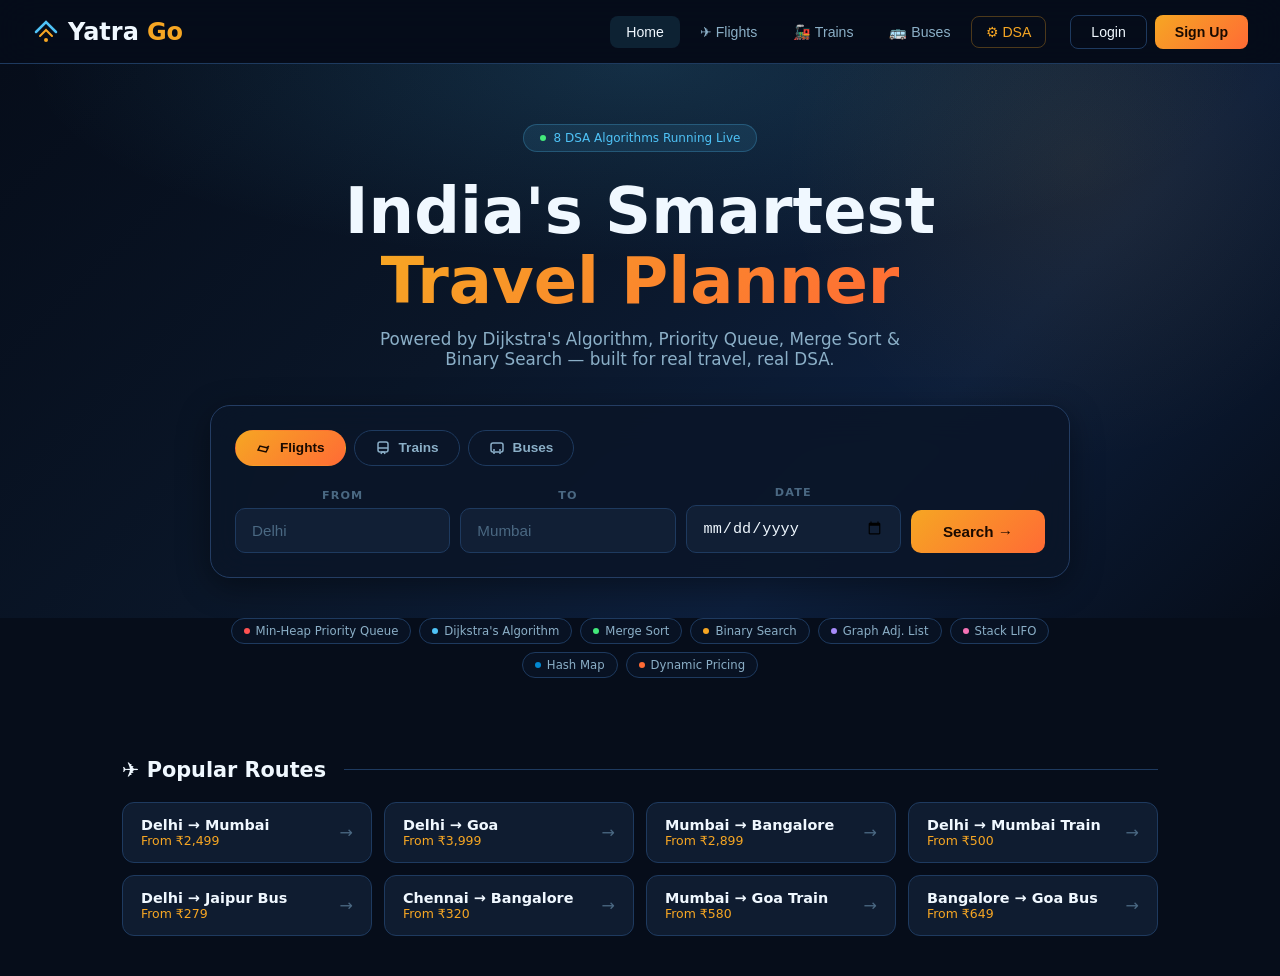
<file: shruti/yatrago-v3/frontend/index.html>
<!DOCTYPE html>
<html lang="en">
<head>
<meta charset="UTF-8">
<meta name="viewport" content="width=device-width, initial-scale=1.0">
<title>YatraGo — Smart Travel Reservations</title>
<style>
:root{
  --bg:#060d1a;--bg2:#0b1629;--bg3:#111f35;--card:#0f1c30;
  --border:#1e3a5f;--border2:#243d63;
  --accent:#f6a623;--accent2:#ff6b35;--blue:#4fc3f7;--blue2:#0288d1;
  --green:#43e97b;--red:#ff5252;--purple:#a78bfa;--pink:#f472b6;
  --white:#f0f8ff;--text2:#8bafc7;--text3:#4a6882;
  --font:'Inter',system-ui,sans-serif;
  --radius:16px;--radius-sm:10px;
  --shadow:0 8px 32px rgba(0,0,0,0.4);
  --glow:0 0 20px rgba(246,166,35,0.3);
}
*{margin:0;padding:0;box-sizing:border-box;}
html{scroll-behavior:smooth;}
body{background:var(--bg);color:var(--white);font-family:var(--font);min-height:100vh;overflow-x:hidden;}

/* ── NAVBAR ── */
.nav{position:fixed;top:0;left:0;right:0;z-index:1000;backdrop-filter:blur(20px);background:rgba(6,13,26,0.92);border-bottom:1px solid var(--border);padding:0 32px;height:64px;display:flex;align-items:center;gap:24px;}
.logo{font-size:1.5rem;font-weight:800;color:var(--white);cursor:pointer;display:flex;align-items:center;gap:8px;margin-right:auto;}
.logo span{color:var(--accent);}
.logo svg{width:28px;height:28px;}
.nav-links{display:flex;gap:4px;}
.nav-btn{background:none;border:none;color:var(--text2);padding:8px 16px;border-radius:8px;cursor:pointer;font-size:0.88rem;font-weight:500;transition:.2s;white-space:nowrap;}
.nav-btn:hover,.nav-btn.active{color:var(--white);background:rgba(79,195,247,0.12);}
.nav-btn.dsa-btn{color:var(--accent);border:1px solid rgba(246,166,35,0.3);padding:7px 14px;}
.nav-btn.dsa-btn:hover{background:rgba(246,166,35,0.1);}
.nav-right{display:flex;align-items:center;gap:10px;}
.avatar{width:36px;height:36px;border-radius:50%;background:linear-gradient(135deg,var(--accent),var(--accent2));display:flex;align-items:center;justify-content:center;font-weight:700;font-size:0.95rem;color:#1a0a00;cursor:pointer;}
.logout-btn{background:none;border:1px solid var(--border);color:var(--text2);padding:7px 14px;border-radius:8px;cursor:pointer;font-size:0.82rem;transition:.2s;}
.logout-btn:hover{border-color:var(--red);color:var(--red);}
.auth-btns{display:flex;gap:8px;}
.btn-outline{background:none;border:1px solid var(--border);color:var(--white);padding:8px 20px;border-radius:8px;cursor:pointer;font-size:0.88rem;transition:.2s;}
.btn-outline:hover{border-color:var(--blue);color:var(--blue);}
.btn-primary{background:linear-gradient(135deg,var(--accent),var(--accent2));border:none;color:#1a0a00;padding:8px 20px;border-radius:8px;cursor:pointer;font-size:0.88rem;font-weight:700;transition:.2s;}
.btn-primary:hover{transform:translateY(-1px);box-shadow:var(--glow);}

/* ── PAGES ── */
.page{display:none;padding-top:64px;min-height:100vh;}
.page.active{display:block;}

/* ── HOME ── */
.hero{position:relative;min-height:520px;display:flex;align-items:center;justify-content:center;overflow:hidden;}
.hero-bg{position:absolute;inset:0;background:linear-gradient(135deg,#060d1a 0%,#0a1628 40%,#0d1f3c 70%,#060d1a 100%);}
.hero-bg::before{content:'';position:absolute;inset:0;background:radial-gradient(ellipse 80% 60% at 50% 0%,rgba(79,195,247,0.15) 0%,transparent 60%);}
.hero-bg::after{content:'';position:absolute;width:600px;height:600px;border-radius:50%;background:radial-gradient(circle,rgba(246,166,35,0.08) 0%,transparent 70%);top:-200px;right:-100px;}
.hero-content{position:relative;text-align:center;padding:60px 24px 40px;}
.hero-badge{display:inline-flex;align-items:center;gap:8px;background:rgba(79,195,247,0.1);border:1px solid rgba(79,195,247,0.25);border-radius:100px;padding:6px 16px;font-size:0.75rem;color:var(--blue);margin-bottom:24px;}
.hero-badge span{width:6px;height:6px;border-radius:50%;background:var(--green);animation:pulse 2s infinite;}
.hero h1{font-size:clamp(2.2rem,5vw,4rem);font-weight:800;line-height:1.1;margin-bottom:12px;}
.hero h1 .grad{background:linear-gradient(135deg,var(--accent),var(--accent2));-webkit-background-clip:text;-webkit-text-fill-color:transparent;}
.hero p{color:var(--text2);font-size:1.05rem;margin-bottom:36px;max-width:520px;margin-left:auto;margin-right:auto;}

/* ── SEARCH BOX ── */
.search-box{background:rgba(11,22,41,0.9);border:1px solid var(--border2);border-radius:20px;padding:24px;max-width:860px;margin:0 auto;backdrop-filter:blur(20px);box-shadow:var(--shadow);}
.tab-row{display:flex;gap:8px;margin-bottom:20px;}
.tab-btn{display:flex;align-items:center;gap:8px;padding:9px 20px;border-radius:100px;border:1px solid var(--border);background:none;color:var(--text2);font-size:0.85rem;font-weight:600;cursor:pointer;transition:.2s;}
.tab-btn.active{background:linear-gradient(135deg,var(--accent),var(--accent2));border-color:transparent;color:#1a0a00;}
.tab-btn svg{width:16px;height:16px;}
.search-row{display:grid;grid-template-columns:1fr 1fr 1fr auto;gap:10px;align-items:end;}
.search-field{display:flex;flex-direction:column;gap:6px;}
.search-field label{font-size:0.7rem;color:var(--text3);text-transform:uppercase;letter-spacing:.1em;font-weight:600;}
.search-input{width:100%;padding:13px 16px;background:var(--bg3);border:1px solid var(--border);border-radius:var(--radius-sm);color:var(--white);font-size:0.95rem;outline:none;transition:.2s;}
.search-input:focus{border-color:var(--blue);box-shadow:0 0 0 3px rgba(79,195,247,0.1);}
.search-input::placeholder{color:var(--text3);}
.search-btn{padding:13px 32px;background:linear-gradient(135deg,var(--accent),var(--accent2));border:none;border-radius:var(--radius-sm);color:#1a0a00;font-size:0.95rem;font-weight:800;cursor:pointer;transition:.2s;white-space:nowrap;}
.search-btn:hover{transform:translateY(-2px);box-shadow:var(--glow);}

/* ── QUICK ROUTES ── */
.quick-routes{padding:40px 32px;max-width:1100px;margin:0 auto;}
.section-title{font-size:1.3rem;font-weight:700;margin-bottom:20px;display:flex;align-items:center;gap:10px;}
.section-title::after{content:'';flex:1;height:1px;background:var(--border);margin-left:8px;}
.routes-grid{display:grid;grid-template-columns:repeat(auto-fill,minmax(220px,1fr));gap:12px;}
.route-chip{background:var(--card);border:1px solid var(--border);border-radius:12px;padding:14px 18px;cursor:pointer;transition:.2s;display:flex;align-items:center;justify-content:space-between;}
.route-chip:hover{border-color:var(--accent);background:rgba(246,166,35,0.05);transform:translateY(-2px);}
.route-chip .route-txt{font-weight:600;font-size:0.9rem;}
.route-chip .route-price{font-size:0.78rem;color:var(--accent);}
.route-chip .route-arrow{color:var(--text3);}

/* ── DSA BADGES (visible in hero) ── */
.dsa-strip{display:flex;gap:8px;flex-wrap:wrap;justify-content:center;padding:0 24px 40px;max-width:900px;margin:0 auto;}
.dsa-badge{display:inline-flex;align-items:center;gap:6px;background:rgba(11,22,41,0.7);border:1px solid var(--border);border-radius:100px;padding:5px 12px;font-size:0.73rem;color:var(--text2);backdrop-filter:blur(10px);}
.dsa-badge .dot{width:6px;height:6px;border-radius:50%;}

/* ── RESULTS PAGE ── */
.results-layout{display:grid;grid-template-columns:280px 1fr;gap:24px;padding:24px 32px;max-width:1200px;margin:0 auto;}
.filter-panel{background:var(--card);border:1px solid var(--border);border-radius:var(--radius);padding:22px;height:fit-content;position:sticky;top:80px;}
.filter-title{font-weight:700;font-size:1rem;margin-bottom:18px;display:flex;align-items:center;gap:8px;}
.filter-section{margin-bottom:20px;padding-bottom:20px;border-bottom:1px solid var(--border);}
.filter-section:last-child{border-bottom:none;margin-bottom:0;padding-bottom:0;}
.filter-section-title{font-size:0.72rem;color:var(--text3);text-transform:uppercase;letter-spacing:.1em;font-weight:700;margin-bottom:12px;}
.filter-input{width:100%;padding:9px 12px;background:var(--bg3);border:1px solid var(--border);border-radius:8px;color:var(--white);font-size:0.85rem;outline:none;margin-bottom:8px;}
.filter-input:focus{border-color:var(--blue);}
.price-slider{width:100%;accent-color:var(--accent);margin:8px 0;}
.price-range-row{display:flex;gap:8px;}
.price-input{flex:1;padding:8px 10px;background:var(--bg3);border:1px solid var(--border);border-radius:8px;color:var(--white);font-size:0.82rem;outline:none;text-align:center;}
.class-chips{display:flex;flex-wrap:wrap;gap:6px;margin-top:8px;}
.class-chip{padding:5px 12px;border-radius:100px;border:1px solid var(--border);background:none;color:var(--text2);font-size:0.78rem;cursor:pointer;transition:.2s;}
.class-chip.active{background:var(--blue2);border-color:var(--blue2);color:#fff;}
.sort-select{width:100%;padding:9px 12px;background:var(--bg3);border:1px solid var(--border);border-radius:8px;color:var(--white);font-size:0.85rem;outline:none;}
.apply-btn{width:100%;padding:10px;background:linear-gradient(135deg,var(--accent),var(--accent2));border:none;border-radius:8px;color:#1a0a00;font-weight:700;cursor:pointer;margin-top:12px;}
.results-header{margin-bottom:16px;}
.results-header h2{font-size:1.4rem;font-weight:700;}
.results-meta{color:var(--text2);font-size:0.85rem;margin-top:4px;display:flex;align-items:center;gap:12px;}
.dsa-pill{background:rgba(79,195,247,0.1);border:1px solid rgba(79,195,247,0.2);border-radius:100px;padding:3px 10px;font-size:0.72rem;color:var(--blue);}
.results-list{display:flex;flex-direction:column;gap:14px;}

/* ── RESULT CARD ── */
.result-card{background:var(--card);border:1px solid var(--border);border-radius:var(--radius);padding:20px 24px;transition:.25s;cursor:pointer;animation:fadeUp .4s ease both;}
.result-card:hover{border-color:rgba(79,195,247,0.35);box-shadow:0 4px 20px rgba(79,195,247,0.1);}
@keyframes fadeUp{from{opacity:0;transform:translateY(12px);}to{opacity:1;transform:translateY(0);}}
.card-top{display:flex;align-items:center;gap:16px;}
.airline-logo{width:48px;height:48px;border-radius:12px;background:var(--bg3);border:1px solid var(--border);display:flex;align-items:center;justify-content:center;font-weight:800;font-size:0.85rem;color:var(--accent);flex-shrink:0;}
.card-route{flex:1;display:flex;align-items:center;gap:12px;}
.time-dep,.time-arr{text-align:center;}
.time-big{font-size:1.35rem;font-weight:800;line-height:1;}
.time-city{font-size:0.75rem;color:var(--text2);margin-top:3px;}
.route-mid{flex:1;text-align:center;}
.route-dur{font-size:0.75rem;color:var(--text3);margin-bottom:4px;}
.route-line{display:flex;align-items:center;gap:4px;}
.route-line-bar{flex:1;height:1px;background:linear-gradient(90deg,var(--border2),var(--blue2),var(--border2));}
.route-stop-dot{width:7px;height:7px;border-radius:50%;background:var(--accent);flex-shrink:0;}
.direct-tag{font-size:0.68rem;color:var(--green);margin-top:3px;}
.stop-tag{font-size:0.68rem;color:var(--accent);margin-top:3px;}
.card-prices{margin-left:auto;text-align:right;}
.price-from{font-size:0.68rem;color:var(--text3);}
.price-main{font-size:1.5rem;font-weight:800;color:var(--accent);line-height:1;}
.price-sub{font-size:0.72rem;color:var(--text3);}
.price-surge{font-size:0.68rem;color:var(--red);margin-top:2px;}
/* Card classes row */
.card-classes{margin-top:14px;padding-top:14px;border-top:1px solid var(--border);display:flex;gap:8px;flex-wrap:wrap;align-items:center;}
.class-tag{padding:6px 14px;border-radius:8px;font-size:0.78rem;font-weight:600;cursor:pointer;transition:.2s;border:1px solid var(--border);background:var(--bg3);display:flex;flex-direction:column;gap:2px;}
.class-tag:hover{border-color:var(--accent);}
.class-tag.selected{border-color:var(--accent);background:rgba(246,166,35,0.1);}
.class-tag .c-name{color:var(--text2);font-size:0.7rem;text-transform:uppercase;letter-spacing:.05em;}
.class-tag .c-price{color:var(--white);font-weight:700;}
.class-tag .c-seats{color:var(--text3);font-size:0.65rem;}
.class-tag.unavail{opacity:.35;cursor:not-allowed;}
/* Stops path */
.stops-path{margin-top:12px;padding:10px 14px;background:var(--bg3);border-radius:8px;display:flex;align-items:center;gap:0;overflow-x:auto;}
.stop-node{display:flex;flex-direction:column;align-items:center;min-width:70px;}
.stop-node .s-name{font-size:0.68rem;color:var(--text2);text-align:center;max-width:64px;line-height:1.2;}
.stop-node .s-dot{width:10px;height:10px;border-radius:50%;background:var(--blue2);border:2px solid var(--blue);margin:4px 0;}
.stop-node.first .s-dot,.stop-node.last .s-dot{background:var(--accent);border-color:var(--accent);}
.stop-edge{flex:1;height:2px;background:linear-gradient(90deg,var(--blue2),var(--border));min-width:30px;margin-top:-5px;}
/* DSA trace in card */
.dsa-trace{margin-top:10px;padding:8px 12px;background:rgba(79,195,247,0.05);border:1px solid rgba(79,195,247,0.15);border-radius:8px;font-size:0.72rem;color:var(--text2);display:flex;align-items:center;gap:8px;}
.dsa-trace .algo-tag{background:rgba(79,195,247,0.15);color:var(--blue);padding:2px 8px;border-radius:100px;font-weight:600;white-space:nowrap;}
/* Card bottom */
.card-bottom{margin-top:14px;display:flex;align-items:center;gap:10px;flex-wrap:wrap;}
.tag-chip{padding:4px 10px;border-radius:100px;font-size:0.7rem;font-weight:600;border:1px solid var(--border);color:var(--text2);}
.tag-chip.green{border-color:rgba(67,233,123,0.3);color:var(--green);}
.tag-chip.blue{border-color:rgba(79,195,247,0.3);color:var(--blue);}
.tag-chip.orange{border-color:rgba(246,166,35,0.3);color:var(--accent);}
.tag-chip.red{border-color:rgba(255,82,82,0.3);color:var(--red);}
.book-now-btn{margin-left:auto;padding:9px 22px;background:linear-gradient(135deg,var(--accent),var(--accent2));border:none;border-radius:8px;color:#1a0a00;font-weight:700;font-size:0.85rem;cursor:pointer;transition:.2s;}
.book-now-btn:hover{transform:translateY(-1px);box-shadow:var(--glow);}
/* Priority badge on card */
.priority-badge{position:absolute;top:14px;right:14px;background:linear-gradient(135deg,var(--purple),var(--pink));border-radius:100px;padding:3px 10px;font-size:0.68rem;font-weight:700;color:#fff;}

/* ── DSA PAGE ── */
.dsa-page{padding:24px 32px;max-width:1100px;margin:0 auto;}
.dsa-page-header{text-align:center;padding:40px 0 32px;}
.dsa-page-header h1{font-size:2.2rem;font-weight:800;margin-bottom:8px;}
.dsa-page-header p{color:var(--text2);}
.dsa-cards-grid{display:grid;grid-template-columns:repeat(auto-fill,minmax(320px,1fr));gap:16px;margin-bottom:32px;}
.dsa-card{background:var(--card);border:1px solid var(--border);border-radius:var(--radius);padding:22px;transition:.2s;}
.dsa-card:hover{border-color:var(--border2);transform:translateY(-2px);}
.dsa-card-icon{font-size:1.8rem;margin-bottom:12px;}
.dsa-card-title{font-weight:700;font-size:1rem;margin-bottom:4px;}
.dsa-card-sub{font-size:0.78rem;color:var(--text3);margin-bottom:12px;font-family:monospace;}
.dsa-card-desc{font-size:0.83rem;color:var(--text2);line-height:1.6;margin-bottom:14px;}
.dsa-card-where{font-size:0.75rem;color:var(--blue);background:rgba(79,195,247,0.08);border-radius:6px;padding:6px 10px;}

/* ── INTERACTIVE DSA SECTION ── */
.dsa-interactive{margin-bottom:32px;}
.dsa-interactive h2{font-size:1.2rem;font-weight:700;margin-bottom:16px;display:flex;align-items:center;gap:10px;}
.dijkstra-box{background:var(--card);border:1px solid var(--border);border-radius:var(--radius);padding:24px;}
.dijk-inputs{display:grid;grid-template-columns:1fr 1fr 1fr auto;gap:12px;align-items:end;margin-bottom:16px;}
.dijk-field label{font-size:0.72rem;color:var(--text3);text-transform:uppercase;letter-spacing:.08em;display:block;margin-bottom:6px;}
.dijk-field select,.dijk-field input{width:100%;padding:10px 12px;background:var(--bg3);border:1px solid var(--border);border-radius:8px;color:var(--white);font-size:0.88rem;outline:none;}
.dijk-btn{padding:10px 22px;background:linear-gradient(135deg,var(--accent),var(--accent2));border:none;border-radius:8px;color:#1a0a00;font-weight:700;cursor:pointer;white-space:nowrap;}
.route-result{padding:16px;background:var(--bg3);border-radius:10px;margin-top:4px;}
.route-path{display:flex;align-items:center;flex-wrap:wrap;gap:4px;margin:10px 0;}
.path-city{background:rgba(79,195,247,0.1);border:1px solid rgba(79,195,247,0.2);border-radius:6px;padding:4px 10px;font-size:0.8rem;color:var(--blue);}
.path-arrow{color:var(--text3);font-size:0.8rem;}
.route-tabs{display:flex;gap:8px;margin-bottom:12px;flex-wrap:wrap;}
.route-tab{padding:6px 14px;border-radius:100px;border:1px solid var(--border);background:none;color:var(--text2);font-size:0.78rem;cursor:pointer;transition:.2s;}
.route-tab.active{border-color:var(--accent);color:var(--accent);}

/* ── HEAP VISUALIZER ── */
.heap-viz{background:var(--card);border:1px solid var(--border);border-radius:var(--radius);padding:24px;margin-bottom:16px;}
.heap-title{font-weight:700;margin-bottom:16px;display:flex;align-items:center;gap:8px;}
.heap-grid{display:flex;gap:8px;flex-wrap:wrap;align-items:center;}
.heap-node{width:52px;height:52px;border-radius:50%;display:flex;flex-direction:column;align-items:center;justify-content:center;font-weight:700;font-size:0.7rem;transition:.3s;border:2px solid;}
.heap-node.priority-1{background:rgba(255,82,82,0.2);border-color:var(--red);color:var(--red);}
.heap-node.priority-2{background:rgba(167,139,250,0.2);border-color:var(--purple);color:var(--purple);}
.heap-node.priority-3{background:rgba(246,166,35,0.2);border-color:var(--accent);color:var(--accent);}
.heap-node.priority-4{background:rgba(79,195,247,0.2);border-color:var(--blue);color:var(--blue);}
.heap-node .pn{font-size:0.6rem;opacity:.7;}

/* ── STACK VISUALIZER ── */
.stack-viz{background:var(--card);border:1px solid var(--border);border-radius:var(--radius);padding:24px;}
.stack-items{display:flex;flex-direction:column;gap:4px;margin-top:12px;}
.stack-item{padding:8px 14px;background:var(--bg3);border-radius:8px;font-size:0.82rem;display:flex;align-items:center;gap:10px;border:1px solid var(--border);transition:.3s;}
.stack-item.top{border-color:var(--green);background:rgba(67,233,123,0.06);}
.stack-badge{font-size:0.65rem;padding:2px 8px;border-radius:100px;background:rgba(67,233,123,0.15);color:var(--green);}

/* ── BOOKING MODAL ── */
.overlay{position:fixed;inset:0;background:rgba(0,0,0,0.75);backdrop-filter:blur(4px);z-index:2000;display:none;align-items:center;justify-content:center;padding:20px;}
.overlay.open{display:flex;}
.modal{background:var(--bg2);border:1px solid var(--border2);border-radius:20px;padding:32px;width:100%;max-width:540px;max-height:90vh;overflow-y:auto;position:relative;}
.modal h2{font-size:1.4rem;font-weight:800;margin-bottom:4px;}
.modal p{color:var(--text2);font-size:0.88rem;margin-bottom:24px;}
.modal-close{position:absolute;top:16px;right:16px;background:var(--bg3);border:none;color:var(--text2);width:32px;height:32px;border-radius:50%;cursor:pointer;font-size:1rem;transition:.2s;}
.modal-close:hover{color:var(--white);}
.form-group{margin-bottom:16px;}
.form-group label{display:block;font-size:0.78rem;color:var(--text2);margin-bottom:6px;text-transform:uppercase;letter-spacing:.06em;font-weight:600;}
.form-group input,.form-group select{width:100%;padding:12px 16px;background:var(--bg3);border:1px solid var(--border);border-radius:10px;color:var(--white);font-size:0.92rem;outline:none;transition:.2s;}
.form-group input:focus,.form-group select:focus{border-color:var(--blue);}
.form-row{display:grid;grid-template-columns:1fr 1fr;gap:12px;}
.priority-box{background:rgba(167,139,250,0.08);border:1px solid rgba(167,139,250,0.25);border-radius:10px;padding:14px 16px;margin-bottom:16px;}
.priority-box h4{font-size:0.82rem;color:var(--purple);margin-bottom:8px;font-weight:700;}
.priority-levels{display:flex;flex-direction:column;gap:6px;}
.priority-level{display:flex;align-items:center;gap:8px;font-size:0.78rem;color:var(--text2);}
.priority-level.active{color:var(--white);font-weight:600;}
.priority-dot{width:8px;height:8px;border-radius:50%;flex-shrink:0;}
.booking-summary-box{background:var(--bg3);border-radius:10px;padding:14px;margin-bottom:16px;}
.bs-row{display:flex;justify-content:space-between;font-size:0.82rem;padding:4px 0;}
.bs-row span:first-child{color:var(--text2);}
.bs-row span:last-child{font-weight:600;}
.form-submit{width:100%;padding:14px;background:linear-gradient(135deg,var(--accent),var(--accent2));border:none;border-radius:10px;color:#1a0a00;font-size:1rem;font-weight:800;cursor:pointer;transition:.2s;margin-top:8px;}
.form-submit:hover{transform:translateY(-1px);box-shadow:var(--glow);}
.error-box{background:rgba(255,82,82,0.1);border:1px solid rgba(255,82,82,0.3);border-radius:8px;padding:10px 14px;color:var(--red);font-size:0.82rem;margin-bottom:12px;display:none;}
.error-box.show{display:block;}
.form-switch{text-align:center;margin-top:16px;font-size:0.85rem;color:var(--text2);}
.form-switch a{color:var(--blue);cursor:pointer;}

/* ── DASHBOARD ── */
.dash-header{background:linear-gradient(135deg,var(--bg2),var(--bg3));border-bottom:1px solid var(--border);padding:32px;}
.dash-header h1{font-size:1.8rem;font-weight:800;}
.dash-body{padding:24px 32px;max-width:900px;margin:0 auto;}
.booking-card{background:var(--card);border:1px solid var(--border);border-radius:var(--radius);padding:20px 24px;margin-bottom:14px;animation:fadeUp .3s ease both;position:relative;}
.booking-type-badge{padding:3px 10px;border-radius:100px;font-size:0.72rem;font-weight:700;}
.type-flight{background:rgba(79,195,247,0.15);color:var(--blue);}
.type-train{background:rgba(67,233,123,0.15);color:var(--green);}
.type-bus{background:rgba(246,166,35,0.15);color:var(--accent);}
.booking-route{font-size:1.1rem;font-weight:700;margin:8px 0 4px;}
.booking-meta{font-size:0.82rem;color:var(--text2);}
.booking-amount{font-size:1.3rem;font-weight:800;color:var(--accent);}
.booking-seat{background:rgba(167,139,250,0.1);border:1px solid rgba(167,139,250,0.2);border-radius:8px;padding:4px 10px;font-size:0.75rem;color:var(--purple);}
.booking-priority{font-size:0.72rem;color:var(--text3);}
.cancel-btn{padding:6px 14px;border-radius:8px;border:1px solid var(--border);background:none;color:var(--text2);cursor:pointer;font-size:0.78rem;transition:.2s;}
.cancel-btn:hover{border-color:var(--red);color:var(--red);}
.confirmed-tag{padding:3px 10px;border-radius:100px;font-size:0.7rem;background:rgba(67,233,123,0.12);color:var(--green);}
.cancelled-tag{padding:3px 10px;border-radius:100px;font-size:0.7rem;background:rgba(255,82,82,0.12);color:var(--red);}
.no-bookings{text-align:center;padding:80px 20px;color:var(--text3);}
.no-bookings span{font-size:4rem;display:block;margin-bottom:16px;}

/* ── TOAST ── */
.toast-wrap{position:fixed;bottom:24px;right:24px;z-index:9999;display:flex;flex-direction:column;gap:8px;}
.toast{background:var(--bg2);border:1px solid var(--border2);border-radius:12px;padding:12px 18px;font-size:0.85rem;min-width:280px;animation:slideIn .3s ease;box-shadow:var(--shadow);}
@keyframes slideIn{from{transform:translateX(120%);opacity:0;}to{transform:translateX(0);opacity:1;}}
.toast.success{border-color:rgba(67,233,123,0.4);color:var(--green);}
.toast.error{border-color:rgba(255,82,82,0.4);color:var(--red);}
.toast.info{border-color:rgba(79,195,247,0.4);color:var(--blue);}

/* ── MISC ── */
.skeleton{background:linear-gradient(90deg,var(--bg3) 25%,var(--border) 50%,var(--bg3) 75%);background-size:200% 100%;animation:shimmer 1.5s infinite;border-radius:8px;}
@keyframes shimmer{to{background-position:-200% 0;}}
@keyframes pulse{0%,100%{opacity:1;}50%{opacity:.5;}}
.empty-state{text-align:center;padding:80px;color:var(--text3);}
.empty-state span{font-size:3.5rem;display:block;margin-bottom:16px;}
.surgeWarn{color:var(--red);font-size:0.7rem;display:flex;align-items:center;gap:4px;}

datalist option{background:var(--bg2);color:var(--white);}

/* Responsive */
@media(max-width:800px){
  .search-row{grid-template-columns:1fr 1fr;}
  .search-btn{grid-column:span 2;}
  .results-layout{grid-template-columns:1fr;}
  .filter-panel{position:static;}
  .dijk-inputs{grid-template-columns:1fr 1fr;}
  .dijk-btn{grid-column:span 2;}
}
</style>
</head>
<body>

<!-- ══ NAVBAR ══ -->
<nav class="nav">
  <div class="logo" onclick="showPage('home')">
    <svg viewBox="0 0 28 28" fill="none"><path d="M4 14L14 4L24 14" stroke="#4fc3f7" stroke-width="2.5" stroke-linecap="round"/><path d="M8 18L14 12L20 18" stroke="#f6a623" stroke-width="2" stroke-linecap="round"/><circle cx="14" cy="22" r="2" fill="#f6a623"/></svg>
    Yatra<span>Go</span>
  </div>
  <div class="nav-links">
    <button class="nav-btn active" onclick="showPage('home')">Home</button>
    <button class="nav-btn" onclick="quickNav('flights')">✈ Flights</button>
    <button class="nav-btn" onclick="quickNav('trains')">🚂 Trains</button>
    <button class="nav-btn" onclick="quickNav('buses')">🚌 Buses</button>
    <button class="nav-btn dsa-btn" onclick="showPage('dsa')">⚙ DSA</button>
  </div>
  <div class="nav-right">
    <div id="nav-auth" class="auth-btns">
      <button class="btn-outline" onclick="openAuth('login')">Login</button>
      <button class="btn-primary" onclick="openAuth('signup')">Sign Up</button>
    </div>
    <div id="nav-user" style="display:none;align-items:center;gap:10px;display:none;">
      <div class="avatar" id="nav-avatar" onclick="showPage('dashboard')">U</div>
      <button class="logout-btn" onclick="doLogout()">Logout</button>
    </div>
  </div>
</nav>

<!-- ══ HOME PAGE ══ -->
<div class="page active" id="page-home">
  <div class="hero">
    <div class="hero-bg"></div>
    <div class="hero-content">
      <div class="hero-badge"><span></span>8 DSA Algorithms Running Live</div>
      <h1>India's Smartest<br><span class="grad">Travel Planner</span></h1>
      <p>Powered by Dijkstra's Algorithm, Priority Queue, Merge Sort & Binary Search — built for real travel, real DSA.</p>

      <div class="search-box">
        <div class="tab-row">
          <button class="tab-btn active" onclick="setTab(this,'flights')">
            <svg viewBox="0 0 16 16" fill="none"><path d="M2 10l2-4 8 2-2 4-8-2z" stroke="currentColor" stroke-width="1.5"/><path d="M10 8l3-2" stroke="currentColor" stroke-width="1.5"/></svg>
            Flights
          </button>
          <button class="tab-btn" onclick="setTab(this,'trains')">
            <svg viewBox="0 0 16 16" fill="none"><rect x="3" y="2" width="10" height="10" rx="2" stroke="currentColor" stroke-width="1.5"/><path d="M6 14l1-2h2l1 2" stroke="currentColor" stroke-width="1.5"/><path d="M3 8h10" stroke="currentColor" stroke-width="1.5"/></svg>
            Trains
          </button>
          <button class="tab-btn" onclick="setTab(this,'buses')">
            <svg viewBox="0 0 16 16" fill="none"><rect x="2" y="3" width="12" height="9" rx="2" stroke="currentColor" stroke-width="1.5"/><path d="M5 14v-2M11 14v-2" stroke="currentColor" stroke-width="1.5"/><circle cx="5" cy="10" r="1" fill="currentColor"/><circle cx="11" cy="10" r="1" fill="currentColor"/></svg>
            Buses
          </button>
        </div>
        <div class="search-row">
          <div class="search-field">
            <label>From</label>
            <input class="search-input" id="s-from" list="city-dl" placeholder="Delhi" autocomplete="off" oninput="fetchCities(this)">
          </div>
          <div class="search-field">
            <label>To</label>
            <input class="search-input" id="s-to" list="city-dl" placeholder="Mumbai" autocomplete="off" oninput="fetchCities(this)">
          </div>
          <div class="search-field">
            <label>Date</label>
            <input class="search-input" id="s-date" type="date">
          </div>
          <button class="search-btn" onclick="doSearch()">Search →</button>
        </div>
        <datalist id="city-dl"></datalist>
      </div>
    </div>
  </div>

  <!-- DSA badges -->
  <div class="dsa-strip">
    <div class="dsa-badge"><span class="dot" style="background:var(--red)"></span>Min-Heap Priority Queue</div>
    <div class="dsa-badge"><span class="dot" style="background:var(--blue)"></span>Dijkstra's Algorithm</div>
    <div class="dsa-badge"><span class="dot" style="background:var(--green)"></span>Merge Sort</div>
    <div class="dsa-badge"><span class="dot" style="background:var(--accent)"></span>Binary Search</div>
    <div class="dsa-badge"><span class="dot" style="background:var(--purple)"></span>Graph Adj. List</div>
    <div class="dsa-badge"><span class="dot" style="background:var(--pink)"></span>Stack LIFO</div>
    <div class="dsa-badge"><span class="dot" style="background:var(--blue2)"></span>Hash Map</div>
    <div class="dsa-badge"><span class="dot" style="background:var(--accent2)"></span>Dynamic Pricing</div>
  </div>

  <!-- Quick Routes -->
  <div class="quick-routes">
    <div class="section-title">✈ Popular Routes</div>
    <div class="routes-grid">
      <div class="route-chip" onclick="quickSearch('Delhi','Mumbai','flights')"><div><div class="route-txt">Delhi → Mumbai</div><div class="route-price">From ₹2,499</div></div><span class="route-arrow">→</span></div>
      <div class="route-chip" onclick="quickSearch('Delhi','Goa','flights')"><div><div class="route-txt">Delhi → Goa</div><div class="route-price">From ₹3,999</div></div><span class="route-arrow">→</span></div>
      <div class="route-chip" onclick="quickSearch('Mumbai','Bangalore','flights')"><div><div class="route-txt">Mumbai → Bangalore</div><div class="route-price">From ₹2,899</div></div><span class="route-arrow">→</span></div>
      <div class="route-chip" onclick="quickSearch('Delhi','Mumbai','trains')"><div><div class="route-txt">Delhi → Mumbai Train</div><div class="route-price">From ₹500</div></div><span class="route-arrow">→</span></div>
      <div class="route-chip" onclick="quickSearch('Delhi','Jaipur','buses')"><div><div class="route-txt">Delhi → Jaipur Bus</div><div class="route-price">From ₹279</div></div><span class="route-arrow">→</span></div>
      <div class="route-chip" onclick="quickSearch('Chennai','Bangalore','trains')"><div><div class="route-txt">Chennai → Bangalore</div><div class="route-price">From ₹320</div></div><span class="route-arrow">→</span></div>
      <div class="route-chip" onclick="quickSearch('Mumbai','Goa','trains')"><div><div class="route-txt">Mumbai → Goa Train</div><div class="route-price">From ₹580</div></div><span class="route-arrow">→</span></div>
      <div class="route-chip" onclick="quickSearch('Bangalore','Goa','buses')"><div><div class="route-txt">Bangalore → Goa Bus</div><div class="route-price">From ₹649</div></div><span class="route-arrow">→</span></div>
    </div>
  </div>
</div>

<!-- ══ RESULTS PAGE ══ -->
<div class="page" id="page-results">
  <div class="results-layout">
    <!-- Filter Panel -->
    <div class="filter-panel">
      <div class="filter-title">🎛 Filters</div>
      <div class="filter-section">
        <div class="filter-section-title">Budget Range</div>
        <div class="price-range-row">
          <input type="number" class="price-input" id="f-min" placeholder="Min ₹" value="0">
          <input type="number" class="price-input" id="f-max" placeholder="Max ₹" value="30000">
        </div>
        <input type="range" class="price-slider" id="f-slider" min="0" max="30000" step="100" value="30000" oninput="document.getElementById('f-max').value=this.value;applyFilters()">
        <div style="font-size:0.75rem;color:var(--accent);margin-top:4px;">Up to ₹<span id="slider-val">30000</span></div>
      </div>
      <div class="filter-section" id="class-filter-section">
        <div class="filter-section-title">Class</div>
        <div class="class-chips" id="class-chips"></div>
      </div>
      <div class="filter-section" id="bus-type-section" style="display:none;">
        <div class="filter-section-title">Bus Type</div>
        <div class="class-chips" id="bus-type-chips">
          <button class="class-chip active" onclick="setBusType(this,'all')">All</button>
          <button class="class-chip" onclick="setBusType(this,'Volvo AC')">Volvo AC</button>
          <button class="class-chip" onclick="setBusType(this,'AC Sleeper')">AC Sleeper</button>
          <button class="class-chip" onclick="setBusType(this,'AC Seater')">AC Seater</button>
          <button class="class-chip" onclick="setBusType(this,'Non-AC Sleeper')">Non-AC Sleeper</button>
          <button class="class-chip" onclick="setBusType(this,'Non-AC Seater')">Non-AC Seater</button>
          <button class="class-chip" onclick="setBusType(this,'Luxury Sleeper')">Luxury</button>
        </div>
      </div>
      <div class="filter-section">
        <div class="filter-section-title">Sort By</div>
        <select class="sort-select" id="f-sort" onchange="applyFilters()">
          <option value="price">Price: Low to High</option>
          <option value="price-desc">Price: High to Low</option>
          <option value="duration">Fastest First</option>
          <option value="departure">Earliest Departure</option>
        </select>
      </div>
      <div class="filter-section" id="direct-filter" style="display:none;">
        <div class="filter-section-title">Stops</div>
        <label style="display:flex;align-items:center;gap:8px;cursor:pointer;font-size:0.85rem;color:var(--text2);">
          <input type="checkbox" id="f-direct" onchange="applyFilters()"> Direct only
        </label>
      </div>
      <!-- DSA info in panel -->
      <div style="background:rgba(79,195,247,0.05);border:1px solid rgba(79,195,247,0.15);border-radius:8px;padding:10px 12px;margin-top:4px;">
        <div style="font-size:0.7rem;color:var(--blue);font-weight:700;margin-bottom:4px;">⚙ DSA Running</div>
        <div style="font-size:0.7rem;color:var(--text3);line-height:1.6;">🔀 Merge Sort on results<br>🔎 Binary Search for price range<br>🗺 HashMap for city lookup</div>
      </div>
    </div>

    <!-- Results -->
    <div>
      <div class="results-header">
        <h2 id="r-title">Search Results</h2>
        <div class="results-meta">
          <span id="r-count">0 results</span>
          <span class="dsa-pill">🔀 Merge Sort applied</span>
          <span class="dsa-pill">🔎 Binary Search active</span>
        </div>
      </div>
      <div class="results-list" id="results-list"></div>
    </div>
  </div>
</div>

<!-- ══ DSA PAGE ══ -->
<div class="page" id="page-dsa">
  <div class="dsa-page">
    <div class="dsa-page-header">
      <h1>⚙ DSA Implementations</h1>
      <p>All 8 algorithms running live inside this project</p>
    </div>

    <!-- DSA Cards Grid -->
    <div class="dsa-cards-grid">
      <div class="dsa-card">
        <div class="dsa-card-icon">🏔</div>
        <div class="dsa-card-title" style="color:var(--red)">Min-Heap (Priority Queue)</div>
        <div class="dsa-card-sub">O(log n) insert & extract-min</div>
        <div class="dsa-card-desc">When you book a seat, your passenger profile is scored: Disability=1 (highest), Women 40+=2, Senior 60+=3, General=4. The Min-Heap always extracts the highest priority passenger first, ensuring fair seat assignment.</div>
        <div class="dsa-card-where">📍 Used in: Seat assignment on every booking + Booking waitlist queue</div>
      </div>
      <div class="dsa-card">
        <div class="dsa-card-icon">🗺</div>
        <div class="dsa-card-title" style="color:var(--blue)">Dijkstra's Algorithm</div>
        <div class="dsa-card-sub">O((V+E) log V) shortest path</div>
        <div class="dsa-card-desc">City connections are stored as a weighted directed Graph (adjacency list). Dijkstra's uses a Min-Heap internally to always pick the cheapest unvisited city next, finding the cheapest/fastest multi-hop route.</div>
        <div class="dsa-card-where">📍 Used in: Route Finder below — try Delhi → Goa!</div>
      </div>
      <div class="dsa-card">
        <div class="dsa-card-icon">🔀</div>
        <div class="dsa-card-title" style="color:var(--green)">Merge Sort</div>
        <div class="dsa-card-sub">O(n log n) stable sort</div>
        <div class="dsa-card-desc">Every search result is sorted using our custom Merge Sort implementation in server.js. It divides the results array in half recursively, sorts each half, then merges them in order. Stable — equal prices maintain original order.</div>
        <div class="dsa-card-where">📍 Used in: All flight/train/bus search results before response</div>
      </div>
      <div class="dsa-card">
        <div class="dsa-card-icon">🔎</div>
        <div class="dsa-card-title" style="color:var(--accent)">Binary Search</div>
        <div class="dsa-card-sub">O(log n) lower & upper bound</div>
        <div class="dsa-card-desc">After Merge Sort, the results array is price-sorted. Binary Search finds the lower bound (first item ≥ minPrice) and upper bound (first item > maxPrice) in O(log n) — much faster than O(n) linear scan for price range filter.</div>
        <div class="dsa-card-where">📍 Used in: Price filter slider on results page</div>
      </div>
      <div class="dsa-card">
        <div class="dsa-card-icon">📚</div>
        <div class="dsa-card-title" style="color:var(--purple)">Stack (LIFO)</div>
        <div class="dsa-card-sub">O(1) push/pop, max 10 items</div>
        <div class="dsa-card-desc">Every search you do is pushed onto your personal Stack. Newest search = top of stack. Max 10 items — when 11th search comes, oldest is removed (like a circular stack). Duplicates auto-removed before push.</div>
        <div class="dsa-card-where">📍 Used in: Search history (login + search to see yours)</div>
      </div>
      <div class="dsa-card">
        <div class="dsa-card-icon">🗂</div>
        <div class="dsa-card-title" style="color:var(--pink)">Hash Map</div>
        <div class="dsa-card-sub">O(1) lookup, prefix indexing</div>
        <div class="dsa-card-desc">200+ city names are stored in a custom HashMap with prefix indexing. When you type "Del", the prefix key "del" maps to ["Delhi"]. Lookup is O(1). No database query needed — all in-memory at server start.</div>
        <div class="dsa-card-where">📍 Used in: City autocomplete on search inputs</div>
      </div>
      <div class="dsa-card">
        <div class="dsa-card-icon">🌐</div>
        <div class="dsa-card-title" style="color:var(--blue2)">Graph (Adjacency List)</div>
        <div class="dsa-card-sub">O(V+E) space, directed weighted</div>
        <div class="dsa-card-desc">Cities are graph nodes. Each flight/train/bus route is a directed weighted edge. Three separate graphs exist: flight-graph, train-graph, bus-graph. Dijkstra's runs on each to find transport-specific shortest paths.</div>
        <div class="dsa-card-where">📍 Used in: Route Finder — city connections from DB</div>
      </div>
      <div class="dsa-card">
        <div class="dsa-card-icon">💰</div>
        <div class="dsa-card-title" style="color:var(--accent2)">Dynamic Pricing (Greedy)</div>
        <div class="dsa-card-sub">O(1) — real airline logic</div>
        <div class="dsa-card-desc">Prices increase as departure approaches (like real airlines). &lt;2hrs = 2.2x, &lt;6hrs = 1.8x, &lt;12hrs = 1.4x, &lt;24hrs = 1.2x. Seats &lt;20% remaining also adds surcharge. Early booking = cheapest price!</div>
        <div class="dsa-card-where">📍 Used in: All flight/train/bus prices on search results</div>
      </div>
    </div>

    <!-- Dijkstra Interactive -->
    <div class="dsa-interactive">
      <h2>🗺 Live Dijkstra's Route Finder</h2>
      <div class="dijkstra-box">
        <div class="dijk-inputs">
          <div class="dijk-field">
            <label>From City</label>
            <input id="d-from" list="dijk-cities" placeholder="Delhi">
          </div>
          <div class="dijk-field">
            <label>To City</label>
            <input id="d-to" list="dijk-cities" placeholder="Goa">
          </div>
          <div class="dijk-field">
            <label>Optimize For</label>
            <select id="d-opt">
              <option value="price">Cheapest Price</option>
              <option value="time">Shortest Time</option>
              <option value="distance">Shortest Distance</option>
            </select>
          </div>
          <button class="dijk-btn" onclick="runDijkstra()">Find Route →</button>
        </div>
        <datalist id="dijk-cities">
          <option value="Delhi"><option value="Mumbai"><option value="Bangalore">
          <option value="Chennai"><option value="Kolkata"><option value="Goa">
          <option value="Pune"><option value="Jaipur"><option value="Agra">
          <option value="Varanasi"><option value="Hyderabad"><option value="Kochi">
        </datalist>
        <div id="dijk-result"></div>
      </div>
    </div>

    <!-- Priority Queue Heap Visualizer -->
    <div class="heap-viz">
      <div class="heap-title">🏔 Priority Queue — Live Seat Assignment Visualizer</div>
      <p style="font-size:0.82rem;color:var(--text2);margin-bottom:16px;">Add passengers to see Min-Heap order. Top of heap = next seat assigned.</p>
      <div style="display:flex;gap:10px;flex-wrap:wrap;margin-bottom:16px;">
        <button onclick="addToHeap('Riya',25,'female',false)" style="padding:8px 16px;border-radius:8px;border:1px solid rgba(167,139,250,0.3);background:rgba(167,139,250,0.08);color:var(--purple);cursor:pointer;font-size:0.8rem;">+ Add Female 25</button>
        <button onclick="addToHeap('Ramesh',65,'male',false)" style="padding:8px 16px;border-radius:8px;border:1px solid rgba(246,166,35,0.3);background:rgba(246,166,35,0.08);color:var(--accent);cursor:pointer;font-size:0.8rem;">+ Add Senior 65</button>
        <button onclick="addToHeap('Priya',42,'female',false)" style="padding:8px 16px;border-radius:8px;border:1px solid rgba(244,114,182,0.3);background:rgba(244,114,182,0.08);color:var(--pink);cursor:pointer;font-size:0.8rem;">+ Add Women 42</button>
        <button onclick="addToHeap('Arjun',28,'male',true)" style="padding:8px 16px;border-radius:8px;border:1px solid rgba(255,82,82,0.3);background:rgba(255,82,82,0.08);color:var(--red);cursor:pointer;font-size:0.8rem;">+ Add Disability</button>
        <button onclick="addToHeap('Raj',30,'male',false)" style="padding:8px 16px;border-radius:8px;border:1px solid rgba(79,195,247,0.3);background:rgba(79,195,247,0.08);color:var(--blue);cursor:pointer;font-size:0.8rem;">+ Add General 30</button>
        <button onclick="extractFromHeap()" style="padding:8px 16px;border-radius:8px;border:1px solid rgba(67,233,123,0.3);background:rgba(67,233,123,0.08);color:var(--green);cursor:pointer;font-size:0.8rem;">Extract Min (Assign Seat)</button>
        <button onclick="clearHeap()" style="padding:8px 16px;border-radius:8px;border:1px solid var(--border);background:none;color:var(--text2);cursor:pointer;font-size:0.8rem;">Clear</button>
      </div>
      <div style="font-size:0.75rem;color:var(--text3);margin-bottom:12px;">Heap order: <span style="color:var(--red)">♿ Disability(1)</span> › <span style="color:var(--pink)">👩 Women 40+(2)</span> › <span style="color:var(--accent)">👴 Senior 60+(3)</span> › <span style="color:var(--blue)">👤 General(4)</span></div>
      <div class="heap-grid" id="heap-display"></div>
      <div id="heap-log" style="margin-top:12px;font-size:0.78rem;color:var(--text2);background:var(--bg3);border-radius:8px;padding:10px;min-height:40px;font-family:monospace;"></div>
    </div>

    <!-- Stack Visualizer -->
    <div class="stack-viz">
      <div class="heap-title">📚 Stack — Your Search History (LIFO)</div>
      <button onclick="loadStack()" style="padding:8px 18px;background:var(--bg3);border:1px solid var(--border);border-radius:8px;color:var(--text2);cursor:pointer;font-size:0.82rem;margin-bottom:4px;">Load My Stack →</button>
      <div class="stack-items" id="stack-display"><div style="color:var(--text3);font-size:0.82rem;padding:8px;">Login and search to populate your stack...</div></div>
    </div>
  </div>
</div>

<!-- ══ DASHBOARD PAGE ══ -->
<div class="page" id="page-dashboard">
  <div class="dash-header">
    <h1 id="dash-name">My Bookings</h1>
    <div style="color:var(--text2);font-size:0.88rem;margin-top:4px;" id="dash-email"></div>
  </div>
  <div class="dash-body" id="dash-body"></div>
</div>

<!-- ══ AUTH MODAL ══ -->
<div class="overlay" id="auth-modal">
  <div class="modal">
    <button class="modal-close" onclick="closeAuth()">✕</button>
    <div id="form-login">
      <h2>Welcome back 👋</h2>
      <p>Sign in to your YatraGo account</p>
      <div class="error-box" id="login-err"></div>
      <div class="form-group"><label>Email</label><input type="email" id="l-email" placeholder="you@email.com"></div>
      <div class="form-group"><label>Password</label><input type="password" id="l-pass" placeholder="••••••••"></div>
      <button class="form-submit" onclick="doLogin()">Sign In</button>
      <div class="form-switch">No account? <a onclick="switchAuth('signup')">Create one</a></div>
    </div>
    <div id="form-signup" style="display:none;">
      <h2>Create Account 🚀</h2>
      <p>Join YatraGo — DSA-powered travel</p>
      <div class="error-box" id="signup-err"></div>
      <div class="form-row">
        <div class="form-group"><label>Full Name</label><input type="text" id="su-name" placeholder="Rahul Sharma"></div>
        <div class="form-group"><label>Phone</label><input type="tel" id="su-phone" placeholder="+91 98765..."></div>
      </div>
      <div class="form-group"><label>Email</label><input type="email" id="su-email" placeholder="you@email.com"></div>
      <div class="form-row">
        <div class="form-group"><label>Age</label><input type="number" id="su-age" placeholder="25" min="1" max="120"></div>
        <div class="form-group"><label>Gender</label>
          <select id="su-gender"><option value="other">Prefer not to say</option><option value="male">Male</option><option value="female">Female</option></select>
        </div>
      </div>
      <div class="form-group" style="display:flex;align-items:center;gap:10px;">
        <input type="checkbox" id="su-disability" style="width:auto;accent-color:var(--red);">
        <label style="margin:0;font-size:0.85rem;color:var(--text2);">♿ Person with disability — Priority 1 seat assignment</label>
      </div>
      <div class="form-group"><label>Password</label><input type="password" id="su-pass" placeholder="Min 6 characters"></div>
      <button class="form-submit" onclick="doSignup()">Create Account</button>
      <div class="form-switch">Have account? <a onclick="switchAuth('login')">Sign in</a></div>
    </div>
  </div>
</div>

<!-- ══ BOOKING MODAL ══ -->
<div class="overlay" id="book-modal">
  <div class="modal">
    <button class="modal-close" onclick="closeBook()">✕</button>
    <h2>Confirm Booking</h2>
    <p>Priority seat auto-assigned via Min-Heap</p>
    <div class="booking-summary-box" id="book-summary"></div>
    <div class="priority-box">
      <h4>⚙ Priority Queue — Seat Assignment Order</h4>
      <div class="priority-levels">
        <div class="priority-level" id="pl-1"><span class="priority-dot" style="background:var(--red)"></span>Priority 1: ♿ Disability — Always first</div>
        <div class="priority-level" id="pl-2"><span class="priority-dot" style="background:var(--pink)"></span>Priority 2: 👩 Women age 40+ — Second</div>
        <div class="priority-level" id="pl-3"><span class="priority-dot" style="background:var(--accent)"></span>Priority 3: 👴 Senior age 60+ — Third</div>
        <div class="priority-level" id="pl-4"><span class="priority-dot" style="background:var(--blue)"></span>Priority 4: 👤 General — Standard</div>
      </div>
    </div>
    <div class="error-box" id="book-err"></div>
    <div class="form-group"><label>Passenger Name</label><input type="text" id="p-name" placeholder="As on ID card"></div>
    <div class="form-row">
      <div class="form-group"><label>Age</label><input type="number" id="p-age" placeholder="25"></div>
      <div class="form-group"><label>Gender</label>
        <select id="p-gender" onchange="updatePriorityHighlight()">
          <option value="other">Other</option><option value="male">Male</option><option value="female">Female (Priority 2 if 40+)</option>
        </select>
      </div>
    </div>
    <div class="form-group" style="display:flex;align-items:center;gap:10px;">
      <input type="checkbox" id="p-disability" style="width:auto;accent-color:var(--red);" onchange="updatePriorityHighlight()">
      <label style="margin:0;font-size:0.85rem;color:var(--text2);">♿ Requires disability accommodation — Priority 1 (highest)</label>
    </div>
    <div class="form-row">
      <div class="form-group"><label>Contact Email</label><input type="email" id="p-email"></div>
      <div class="form-group"><label>Contact Phone</label><input type="tel" id="p-phone"></div>
    </div>
    <button class="form-submit" onclick="confirmBooking()">Confirm & Book →</button>
  </div>
</div>

<!-- ══ TOAST ══ -->
<div class="toast-wrap" id="toasts"></div>

<script>
const API = 'http://localhost:3001/api';
let currentUser = null;
let currentType = 'flights';
let allResults = [];
let pendingBooking = null;
let selectedClass = null;
let selectedBusType = 'all';
let heapData = [];

// ─── INIT ───────────────────────────────────────────────────
window.onload = () => {
  document.getElementById('s-date').min = new Date().toISOString().split('T')[0];
  const t = localStorage.getItem('yg_token');
  const u = localStorage.getItem('yg_user');
  if (t && u) { currentUser = JSON.parse(u); updateNav(); }
};

// ─── NAVIGATION ─────────────────────────────────────────────
function showPage(p) {
  document.querySelectorAll('.page').forEach(x => x.classList.remove('active'));
  document.getElementById('page-' + p).classList.add('active');
  window.scrollTo(0,0);
  if (p === 'dashboard') { if (!currentUser) { openAuth('login'); return; } loadDashboard(); }
  if (p === 'dsa') { loadDijkstraCities(); }
}
function quickNav(type) {
  currentType = type;
  document.querySelectorAll('.tab-btn').forEach((b,i)=>b.classList.toggle('active',['flights','trains','buses'][i]===type));
  showPage('home');
}
function setTab(btn, type) {
  document.querySelectorAll('.tab-btn').forEach(b=>b.classList.remove('active'));
  btn.classList.add('active');
  currentType = type;
}
function quickSearch(from, to, type) {
  currentType = type;
  document.querySelectorAll('.tab-btn').forEach((b,i)=>b.classList.toggle('active',['flights','trains','buses'][i]===type));
  document.getElementById('s-from').value = from;
  document.getElementById('s-to').value = to;
  doSearch();
}

// ─── CITY AUTOCOMPLETE (HashMap) ────────────────────────────
async function fetchCities(inp) {
  const q = inp.value.trim();
  if (q.length < 2) return;
  try {
    const r = await fetch(`${API}/cities?q=${encodeURIComponent(q)}`);
    const cities = await r.json();
    const dl = document.getElementById('city-dl');
    dl.innerHTML = cities.map(c=>`<option value="${c}">`).join('');
  } catch(e) {}
}

// ─── SEARCH ─────────────────────────────────────────────────
async function doSearch() {
  const from = document.getElementById('s-from').value.trim();
  const to = document.getElementById('s-to').value.trim();
  selectedClass = null;

  showPage('results');
  document.getElementById('r-title').textContent = `${currentType.charAt(0).toUpperCase()+currentType.slice(1)}: ${from||'All'} → ${to||'All'}`;
  document.getElementById('r-count').textContent = 'Searching…';

  // Setup class filter chips
  const cc = document.getElementById('class-filter-section');
  const bc = document.getElementById('bus-type-section');
  const df = document.getElementById('direct-filter');
  if (currentType === 'flights') {
    cc.style.display='block'; bc.style.display='none'; df.style.display='block';
    document.getElementById('class-chips').innerHTML = ['Economy','Business','First'].map(c=>
      `<button class="class-chip" onclick="setClass(this,'${c}')">${c}</button>`).join('');
  } else if (currentType === 'trains') {
    cc.style.display='block'; bc.style.display='none'; df.style.display='none';
    document.getElementById('class-chips').innerHTML = ['Sleeper','3AC','2AC','1AC','CC','EC'].map(c=>
      `<button class="class-chip" onclick="setClass(this,'${c}')">${c}</button>`).join('');
  } else {
    cc.style.display='none'; bc.style.display='block'; df.style.display='none';
  }

  const list = document.getElementById('results-list');
  list.innerHTML = [0,1,2,3].map(i=>`
    <div class="result-card" style="animation-delay:${i*.1}s">
      <div class="skeleton" style="height:100px;border-radius:10px;"></div>
    </div>`).join('');

  try {
    const p = new URLSearchParams();
    if (from) p.set('from',from);
    if (to) p.set('to',to);
    p.set('sort', document.getElementById('f-sort').value);
    const max = document.getElementById('f-max').value;
    const min = document.getElementById('f-min').value;
    if (min && min!=='0') p.set('minP',min);
    if (max && max!=='30000') p.set('maxP',max);
    if (currentType==='flights' && document.getElementById('f-direct').checked) p.set('direct','1');
    if (currentType==='buses' && selectedBusType!=='all') p.set('busType',selectedBusType);
    if (currentUser) p.set('userId',currentUser.id);

    const res = await fetch(`${API}/${currentType}?${p}`);
    allResults = await res.json();
    renderResults();
  } catch(e) {
    list.innerHTML = `<div class="empty-state"><span>⚠️</span><p>Backend not running. Start server first:<br><code style="color:var(--accent)">cd backend && node server.js</code></p></div>`;
  }
}

function setClass(btn, cls) {
  document.querySelectorAll('#class-chips .class-chip').forEach(b=>b.classList.remove('active'));
  btn.classList.add('active');
  selectedClass = cls === selectedClass ? null : cls;
  if (!selectedClass) btn.classList.remove('active');
  renderResults();
}
function setBusType(btn, type) {
  document.querySelectorAll('#bus-type-chips .class-chip').forEach(b=>b.classList.remove('active'));
  btn.classList.add('active');
  selectedBusType = type;
  doSearch();
}
function applyFilters() {
  document.getElementById('slider-val').textContent = document.getElementById('f-slider').value;
  document.getElementById('f-max').value = document.getElementById('f-slider').value;
  doSearch();
}

function renderResults() {
  let items = [...allResults];
  const max = parseInt(document.getElementById('f-max').value)||30000;
  const min = parseInt(document.getElementById('f-min').value)||0;
  items = items.filter(r => r.minPrice >= min && r.minPrice <= max);
  document.getElementById('r-count').textContent = `${items.length} results · Sorted by Merge Sort · Binary Search active`;
  const list = document.getElementById('results-list');
  if (!items.length) {
    list.innerHTML = `<div class="empty-state"><span>🔍</span><p>No results found.<br>Try adjusting filters or different route.</p></div>`;
    return;
  }
  list.innerHTML = items.map((item,i) => buildCard(item, i)).join('');
}

function buildCard(item, i) {
  const isF = currentType==='flights';
  const isT = currentType==='trains';
  const isB = currentType==='buses';
  const name = item.airline || item.name || item.operator;
  const logo = item.airline_code || (item.number||'').slice(0,3) || name.slice(0,2).toUpperCase();

  // Surge detection
  const baseMin = isB ? item.price : (isF ? Math.min(...[item.price_economy,item.price_business,item.price_first].filter(Boolean)) : Math.min(...[item.price_sleeper,item.price_3ac,item.price_2ac,item.price_1ac,item.price_cc,item.price_ec].filter(Boolean)));
  const isSurge = item.minPrice > baseMin * 1.3;

  // Stops path
  const stops = item.stops || [];
  let stopsHtml = '';
  if (stops.length > 0) {
    const allStops = [item.from, ...stops, item.to];
    stopsHtml = `<div class="stops-path">
      ${allStops.map((s,idx)=>`
        <div class="stop-node ${idx===0?'first':idx===allStops.length-1?'last':''}">
          <div class="s-name">${s}</div>
          <div class="s-dot"></div>
        </div>
        ${idx<allStops.length-1?'<div class="stop-edge"></div>':''}
      `).join('')}
    </div>`;
  }

  // Classes
  let classesHtml = '';
  if (isF) {
    const classes = [
      {key:'economy',label:'Economy',price:item.dynamicPrices?.economy,seats:item.seats_economy},
      {key:'business',label:'Business',price:item.dynamicPrices?.business,seats:item.seats_business},
      {key:'first',label:'First Class',price:item.dynamicPrices?.first,seats:item.seats_first},
    ].filter(c=>c.price);
    classesHtml = `<div class="card-classes">
      <span style="font-size:0.72rem;color:var(--text3);margin-right:4px;">Select Class:</span>
      ${classes.map(c=>`
        <div class="class-tag ${selectedClass===c.label?'selected':''} ${!c.price?'unavail':''}" onclick="selectClass(this,'${item.id}','${c.label}',${c.price||0})">
          <span class="c-name">${c.label}</span>
          <span class="c-price">₹${(c.price||0).toLocaleString('en-IN')}</span>
          <span class="c-seats">${c.seats||0} seats</span>
        </div>`).join('')}
    </div>`;
  } else if (isT) {
    const classes = [
      {key:'sleeper',label:'Sleeper',price:item.dynamicPrices?.sleeper,seats:item.seats_sleeper},
      {key:'3ac',label:'3AC',price:item.dynamicPrices?.['3ac'],seats:item.seats_3ac},
      {key:'2ac',label:'2AC',price:item.dynamicPrices?.['2ac'],seats:item.seats_2ac},
      {key:'1ac',label:'1AC',price:item.dynamicPrices?.['1ac'],seats:item.seats_1ac},
      {key:'cc',label:'CC',price:item.dynamicPrices?.cc,seats:item.seats_cc},
      {key:'ec',label:'EC',price:item.dynamicPrices?.ec,seats:item.seats_ec},
    ].filter(c=>c.price);
    classesHtml = `<div class="card-classes">
      <span style="font-size:0.72rem;color:var(--text3);margin-right:4px;">Select Class:</span>
      ${classes.map(c=>`
        <div class="class-tag ${selectedClass===c.label?'selected':''}" onclick="selectClass(this,'${item.id}','${c.label}',${c.price||0})">
          <span class="c-name">${c.label}</span>
          <span class="c-price">₹${(c.price||0).toLocaleString('en-IN')}</span>
          <span class="c-seats">${c.seats||0} seats</span>
        </div>`).join('')}
    </div>`;
  }

  // DSA trace
  const algo = `🔀 Merge Sort applied · 🔎 Binary Search indexed · ${isSurge?'⚡ Dynamic Pricing active':'✅ Standard Pricing'}`;

  return `<div class="result-card" style="animation-delay:${i*.07}s;position:relative;">
    <div class="card-top">
      <div class="airline-logo">${logo}</div>
      <div class="card-route">
        <div class="time-dep">
          <div class="time-big">${item.departure}</div>
          <div class="time-city">${item.from}</div>
        </div>
        <div class="route-mid">
          <div class="route-dur">${item.duration}</div>
          <div class="route-line">
            <div class="route-line-bar"></div>
            ${stops.length ? stops.map(()=>'<div class="route-stop-dot"></div>').join('<div class="route-line-bar"></div>')+'<div class="route-line-bar"></div>' : ''}
          </div>
          <div class="${item.is_direct===1||stops.length===0?'direct-tag':'stop-tag'}">
            ${item.is_direct===1||stops.length===0?'Direct':stops.length+' stop'+( stops.length>1?'s':'')}
          </div>
        </div>
        <div class="time-arr">
          <div class="time-big">${item.arrival}</div>
          <div class="time-city">${item.to}</div>
        </div>
      </div>
      <div class="card-prices">
        <div class="price-from">from</div>
        <div class="price-main">₹${item.minPrice.toLocaleString('en-IN')}</div>
        <div class="price-sub">per person</div>
        ${isSurge?`<div class="price-surge">⚡ Surge pricing</div>`:''}
      </div>
    </div>
    ${stops.length>0?stopsHtml:''}
    ${classesHtml}
    <div class="dsa-trace">
      <span class="algo-tag">⚙ DSA</span>
      <span>${algo}</span>
    </div>
    <div class="card-bottom">
      ${isB?`<span class="tag-chip blue">${item.bus_type}</span>`:''}
      ${isT&&item.number?`<span class="tag-chip">#${item.number}</span>`:''}
      <span class="tag-chip ${item.seats||item.seats_economy>50?'green':'orange'}">${isB?item.seats:isF?item.seats_economy:item.seats_3ac||item.seats_sleeper} seats</span>
      ${isSurge?`<span class="tag-chip red">⚡ Book early = cheaper</span>`:`<span class="tag-chip green">✓ Best price</span>`}
      <button class="book-now-btn" onclick="startBook('${item.id}',${i})">Book Now</button>
    </div>
  </div>`;
}

function selectClass(el, itemId, cls, price) {
  document.querySelectorAll('.class-tag').forEach(t=>t.classList.remove('selected'));
  el.classList.add('selected');
  selectedClass = cls;
}

// ─── BOOKING ────────────────────────────────────────────────
function startBook(itemId, idx) {
  if (!currentUser) { openAuth('login'); return; }
  const item = allResults.find(r=>r.id===itemId);
  if (!item) return;
  pendingBooking = { item, type: currentType };

  const name = item.airline||item.name||item.operator;
  const price = selectedClass && item.dynamicPrices
    ? (item.dynamicPrices[selectedClass.toLowerCase().replace(' ','').replace('class','')] || item.minPrice)
    : item.minPrice;

  document.getElementById('book-summary').innerHTML = `
    <div class="bs-row"><span>Route</span><span>${item.from} → ${item.to}</span></div>
    <div class="bs-row"><span>Carrier</span><span>${name}</span></div>
    <div class="bs-row"><span>Departure</span><span>${item.departure}</span></div>
    <div class="bs-row"><span>Class</span><span>${selectedClass||'Economy'}</span></div>
    <div class="bs-row"><span>Price</span><span style="color:var(--accent);font-size:1.1rem;">₹${price.toLocaleString('en-IN')}</span></div>`;

  pendingBooking.price = price;
  pendingBooking.cls = selectedClass || 'Economy';
  document.getElementById('p-email').value = currentUser.email||'';
  document.getElementById('p-phone').value = currentUser.phone||'';
  document.getElementById('p-age').value = currentUser.age||'';
  document.getElementById('p-gender').value = currentUser.gender||'other';
  document.getElementById('p-disability').checked = !!currentUser.disability;
  document.getElementById('book-err').classList.remove('show');
  updatePriorityHighlight();
  document.getElementById('book-modal').classList.add('open');
}

function updatePriorityHighlight() {
  const age = parseInt(document.getElementById('p-age').value)||0;
  const gender = document.getElementById('p-gender').value;
  const dis = document.getElementById('p-disability').checked;
  let priority = 4;
  if (dis) priority = 1;
  else if (gender==='female'&&age>=40) priority = 2;
  else if (age>=60) priority = 3;
  [1,2,3,4].forEach(p=>{
    const el = document.getElementById('pl-'+p);
    if(el) el.classList.toggle('active', p===priority);
  });
}

function closeBook() { document.getElementById('book-modal').classList.remove('open'); }

async function confirmBooking() {
  const name=document.getElementById('p-name').value.trim();
  const age=document.getElementById('p-age').value;
  const gender=document.getElementById('p-gender').value;
  const disability=document.getElementById('p-disability').checked;
  const email=document.getElementById('p-email').value.trim();
  const phone=document.getElementById('p-phone').value.trim();
  const errEl=document.getElementById('book-err');
  if(!name||!age||!email){errEl.textContent='Please fill all fields';errEl.classList.add('show');return;}
  const token=localStorage.getItem('yg_token');
  try {
    const res=await fetch(`${API}/bookings`,{
      method:'POST',
      headers:{'Content-Type':'application/json','Authorization':`Bearer ${token}`},
      body:JSON.stringify({
        type:pendingBooking.type,
        itemId:pendingBooking.item.id,
        passengers:[{name,age,gender,disability}],
        travelClass:pendingBooking.cls,
        totalAmount:pendingBooking.price,
        contactEmail:email,
        contactPhone:phone
      })
    });
    const data=await res.json();
    if(!res.ok) throw new Error(data.error);
    closeBook();
    toast(`✅ Booked! ${data.id} | Seat ${data.assignedSeat||'assigned'} | ${data.priorityLabel}`,'success');
    setTimeout(()=>showPage('dashboard'),1800);
  }catch(e){errEl.textContent=e.message||'Booking failed';errEl.classList.add('show');}
}

// ─── DASHBOARD ──────────────────────────────────────────────
async function loadDashboard() {
  document.getElementById('dash-name').textContent=`Hey ${currentUser.name}! 👋`;
  document.getElementById('dash-email').textContent=currentUser.email;
  const body=document.getElementById('dash-body');
  body.innerHTML='<div style="padding:40px;text-align:center;color:var(--text3)">Loading...</div>';
  const token=localStorage.getItem('yg_token');
  try {
    const res=await fetch(`${API}/bookings/my`,{headers:{'Authorization':`Bearer ${token}`}});
    const bks=await res.json();
    if(!bks.length){body.innerHTML=`<div class="no-bookings"><span>✈️</span><h3>No bookings yet</h3><p>Search and book your first trip!</p><button class="btn-primary" onclick="showPage('home')" style="margin-top:16px;">Search Trips</button></div>`;return;}
    body.innerHTML=bks.map((b,i)=>{
      const item=b.item||{};
      return `<div class="booking-card" style="animation-delay:${i*.1}s">
        <div style="display:flex;align-items:center;gap:10px;margin-bottom:10px;flex-wrap:wrap;">
          <span class="booking-type-badge type-${b.type}">${b.type}</span>
          <span class="${b.status==='Confirmed'?'confirmed-tag':'cancelled-tag'}">${b.status}</span>
          ${b.seat_number?`<span class="booking-seat">🪑 Seat ${b.seat_number}</span>`:''}
          ${b.priority_label?`<span class="booking-priority">⚙ ${b.priority_label}</span>`:''}
          <span style="margin-left:auto;font-size:0.75rem;color:var(--text3)">${b.id}</span>
        </div>
        <div class="booking-route">${item.from||''} → ${item.to||''}</div>
        <div class="booking-meta">${item.airline||item.name||item.operator||''} · ${item.departure||''} – ${item.arrival||''} · ${b.travel_class||'Economy'}</div>
        <div style="display:flex;align-items:center;justify-content:space-between;margin-top:12px;">
          <div class="booking-amount">₹${(b.total_amount||0).toLocaleString('en-IN')}</div>
          ${b.status==='Confirmed'?`<button class="cancel-btn" onclick="cancelBooking('${b.id}')">Cancel</button>`:''}
        </div>
      </div>`;
    }).join('');
  }catch(e){body.innerHTML='<div class="no-bookings"><span>⚠️</span><p>Failed to load. Is server running?</p></div>';}
}

async function cancelBooking(id) {
  if(!confirm('Cancel this booking?'))return;
  const token=localStorage.getItem('yg_token');
  await fetch(`${API}/bookings/${id}`,{method:'DELETE',headers:{'Authorization':`Bearer ${token}`}});
  toast('Booking cancelled','error');
  loadDashboard();
}

// ─── DIJKSTRA ───────────────────────────────────────────────
async function loadDijkstraCities() {
  // cities pre-filled in datalist
}
async function runDijkstra() {
  const from=document.getElementById('d-from').value.trim();
  const to=document.getElementById('d-to').value.trim();
  const opt=document.getElementById('d-opt').value;
  const el=document.getElementById('dijk-result');
  if(!from||!to){el.innerHTML='<div style="color:var(--red);padding:10px;">Enter both cities</div>';return;}
  el.innerHTML='<div style="color:var(--text2);padding:10px;">⏳ Running Dijkstra\'s Algorithm on city graph...</div>';
  try {
    const res=await fetch(`${API}/route/dijkstra?from=${encodeURIComponent(from)}&to=${encodeURIComponent(to)}&opt=${opt}`);
    const data=await res.json();
    const renderRoute=(r,label,color)=>{
      if(!r.reachable)return`<div style="padding:10px;color:var(--text3)">${label}: No route found</div>`;
      const pathHtml=r.path.map((c,i)=>`<span class="path-city">${c}</span>${i<r.path.length-1?'<span class="path-arrow">→</span>':''}`).join('');
      const cost=opt==='time'?`${r.cost} mins`:opt==='distance'?`${r.cost} km`:`₹${r.cost.toLocaleString('en-IN')}`;
      return`<div class="route-result" style="margin-bottom:10px;border:1px solid ${color}22;">
        <div style="font-weight:700;color:${color};margin-bottom:6px;">${label} — ${cost}</div>
        <div class="route-path">${pathHtml}</div>
        ${r.edges.map(e=>`<span style="font-size:0.72rem;background:rgba(79,195,247,0.08);border:1px solid rgba(79,195,247,0.15);border-radius:6px;padding:2px 8px;color:var(--blue);margin-right:4px;">${e.transport} ₹${e.price} ${e.duration}min</span>`).join('')}
      </div>`;
    };
    el.innerHTML=`
      <div style="background:rgba(246,166,35,0.06);border:1px solid rgba(246,166,35,0.2);border-radius:8px;padding:10px 14px;margin-bottom:12px;font-size:0.78rem;color:var(--text2);">
        ⚙ <strong style="color:var(--accent);">Dijkstra's Algorithm</strong> — Adjacency List Graph + Min-Heap PQ · O((V+E)log V) · Optimizing: <strong>${opt}</strong>
      </div>
      ${renderRoute(data.overall,'🏆 Best Overall','var(--accent)')}
      ${renderRoute(data.flight,'✈ By Flight','var(--blue)')}
      ${renderRoute(data.train,'🚂 By Train','var(--green)')}
      ${renderRoute(data.bus,'🚌 By Bus','var(--accent2)')}`;
  }catch(e){el.innerHTML='<div style="color:var(--red);padding:10px;">Server not running</div>';}
}

// ─── HEAP VISUALIZER ────────────────────────────────────────
function computeP(age,gender,disability){
  if(disability)return 1;
  if(gender==='female'&&parseInt(age)>=40)return 2;
  if(parseInt(age)>=60)return 3;
  return 4;
}
function addToHeap(name,age,gender,disability){
  const p=computeP(age,gender,disability);
  heapData.push({name,age,gender,disability,priority:p});
  heapData.sort((a,b)=>a.priority-b.priority);
  renderHeap();
  const labels=['','♿ Disability','👩 Women 40+','👴 Senior 60+','👤 General'];
  document.getElementById('heap-log').innerHTML+=`<div>→ Inserted <b>${name}</b> (age ${age}) — Priority ${p}: ${labels[p]}</div>`;
}
function extractFromHeap(){
  if(!heapData.length){document.getElementById('heap-log').innerHTML+='<div style="color:var(--red)">Heap empty!</div>';return;}
  const min=heapData.shift();
  renderHeap();
  document.getElementById('heap-log').innerHTML+=`<div style="color:var(--green)">✅ ExtractMin → <b>${min.name}</b> (Priority ${min.priority}) — Seat Assigned!</div>`;
}
function clearHeap(){heapData=[];renderHeap();document.getElementById('heap-log').innerHTML='';}
function renderHeap(){
  const colors={1:'priority-1',2:'priority-2',3:'priority-3',4:'priority-4'};
  const labels={1:'♿',2:'👩',3:'👴',4:'👤'};
  document.getElementById('heap-display').innerHTML=heapData.length?
    heapData.map((n,i)=>`<div class="heap-node ${colors[n.priority]}">${labels[n.priority]}<div style="font-size:0.7rem;margin-top:2px;">${n.name}</div><div class="pn">P${n.priority}</div></div>`).join('')
    :'<div style="color:var(--text3);font-size:0.85rem;">Heap is empty — add passengers above</div>';
}

// ─── STACK ──────────────────────────────────────────────────
async function loadStack(){
  if(!currentUser){toast('Login first to see your search stack','info');return;}
  const token=localStorage.getItem('yg_token');
  try{
    const res=await fetch(`${API}/search-history`,{headers:{'Authorization':`Bearer ${token}`}});
    const data=await res.json();
    const el=document.getElementById('stack-display');
    if(!data.db||!data.db.length){el.innerHTML='<div style="color:var(--text3);font-size:0.82rem;padding:8px;">No searches yet. Search something first!</div>';return;}
    el.innerHTML=data.db.map((s,i)=>`
      <div class="stack-item ${i===0?'top':''}">
        ${i===0?'<span class="stack-badge">TOP</span>':'<span style="font-size:0.7rem;color:var(--text3);padding:2px 8px;border-radius:100px;background:var(--bg);">#${i+1}</span>'}
        <span style="font-weight:600;">${s.search_from} → ${s.search_to}</span>
        <span style="background:rgba(79,195,247,0.1);color:var(--blue);font-size:0.7rem;padding:2px 8px;border-radius:100px;">${s.search_type}</span>
        <span style="color:var(--text3);font-size:0.72rem;margin-left:auto;">${new Date(s.searched_at).toLocaleTimeString('en-IN')}</span>
      </div>`).join('');
  }catch(e){toast('Server not running','error');}
}

// ─── AUTH ────────────────────────────────────────────────────
function openAuth(f){document.getElementById('auth-modal').classList.add('open');switchAuth(f);}
function closeAuth(){document.getElementById('auth-modal').classList.remove('open');}
function switchAuth(f){
  document.getElementById('form-login').style.display=f==='login'?'block':'none';
  document.getElementById('form-signup').style.display=f==='signup'?'block':'none';
}
async function doLogin(){
  const email=document.getElementById('l-email').value.trim();
  const pass=document.getElementById('l-pass').value;
  const err=document.getElementById('login-err');
  if(!email||!pass){err.textContent='Fill all fields';err.classList.add('show');return;}
  try{
    const res=await fetch(`${API}/auth/login`,{method:'POST',headers:{'Content-Type':'application/json'},body:JSON.stringify({email,password:pass})});
    const data=await res.json();
    if(!res.ok){err.textContent=data.error;err.classList.add('show');return;}
    currentUser=data.user;
    localStorage.setItem('yg_token',data.token);
    localStorage.setItem('yg_user',JSON.stringify(data.user));
    updateNav();closeAuth();
    toast(`Welcome back, ${data.user.name}! 👋`,'success');
  }catch(e){err.textContent='Server not running';err.classList.add('show');}
}
async function doSignup(){
  const name=document.getElementById('su-name').value.trim();
  const email=document.getElementById('su-email').value.trim();
  const pass=document.getElementById('su-pass').value;
  const phone=document.getElementById('su-phone').value.trim();
  const age=document.getElementById('su-age').value;
  const gender=document.getElementById('su-gender').value;
  const disability=document.getElementById('su-disability').checked;
  const err=document.getElementById('signup-err');
  if(!name||!email||!pass){err.textContent='Fill all fields';err.classList.add('show');return;}
  if(pass.length<6){err.textContent='Password min 6 chars';err.classList.add('show');return;}
  try{
    const res=await fetch(`${API}/auth/signup`,{method:'POST',headers:{'Content-Type':'application/json'},body:JSON.stringify({name,email,password:pass,phone,age,gender,disability})});
    const data=await res.json();
    if(!res.ok){err.textContent=data.error;err.classList.add('show');return;}
    currentUser=data.user;
    localStorage.setItem('yg_token',data.token);
    localStorage.setItem('yg_user',JSON.stringify(data.user));
    updateNav();closeAuth();
    toast(`Account created! Welcome ${data.user.name}! 🎉`,'success');
  }catch(e){err.textContent='Server not running';err.classList.add('show');}
}
function doLogout(){
  currentUser=null;
  localStorage.removeItem('yg_token');localStorage.removeItem('yg_user');
  document.getElementById('nav-user').style.display='none';
  document.getElementById('nav-auth').style.display='flex';
  showPage('home');toast('Logged out','info');
}
function updateNav(){
  document.getElementById('nav-auth').style.display='none';
  const nu=document.getElementById('nav-user');
  nu.style.display='flex';nu.style.alignItems='center';
  document.getElementById('nav-avatar').textContent=currentUser.name.charAt(0).toUpperCase();
}
function updatePriorityHighlight(){
  const age=parseInt(document.getElementById('p-age').value)||0;
  const gender=document.getElementById('p-gender').value;
  const dis=document.getElementById('p-disability').checked;
  let p=4;
  if(dis)p=1;else if(gender==='female'&&age>=40)p=2;else if(age>=60)p=3;
  [1,2,3,4].forEach(x=>{const el=document.getElementById('pl-'+x);if(el)el.classList.toggle('active',x===p);});
}
function toast(msg,type='info'){
  const el=document.createElement('div');
  el.className=`toast ${type}`;el.textContent=msg;
  document.getElementById('toasts').appendChild(el);
  setTimeout(()=>el.remove(),5000);
}
// Close modals on backdrop click
document.getElementById('auth-modal').addEventListener('click',e=>{if(e.target===e.currentTarget)closeAuth();});
document.getElementById('book-modal').addEventListener('click',e=>{if(e.target===e.currentTarget)closeBook();});
// Age input real-time priority update
document.addEventListener('input',e=>{if(e.target.id==='p-age')updatePriorityHighlight();});
</script>
</body>
</html>
</file>
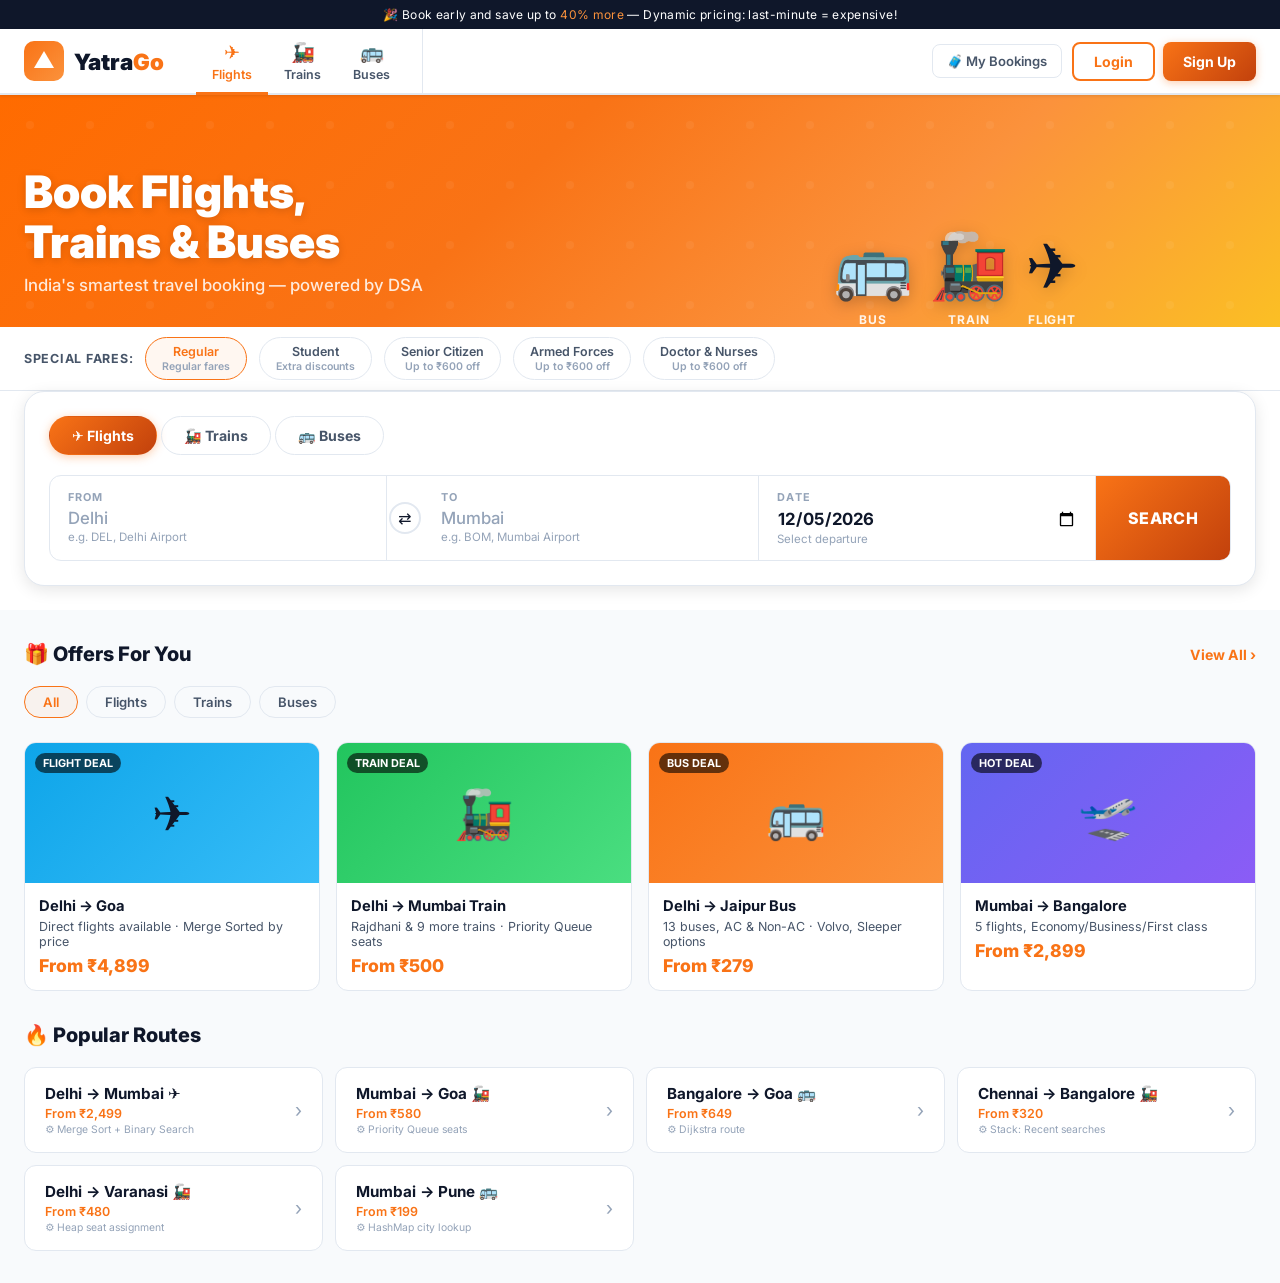
<file: shruti/yatrago-v3/yatrago-v3/frontend/index.html>
<!DOCTYPE html>
<html lang="en">
<head>
<meta charset="UTF-8">
<meta name="viewport" content="width=device-width,initial-scale=1.0">
<title>YatraGo — Book Flights, Trains & Buses</title>
<link rel="preconnect" href="https://fonts.googleapis.com">
<link href="https://fonts.googleapis.com/css2?family=Inter:wght@400;500;600;700;800;900&display=swap" rel="stylesheet">
<style>
/* ════════════════════════════════════════
   VARIABLES & RESET
════════════════════════════════════════ */
:root{
  --orange:#f97316;--orange2:#fb923c;--orange-dark:#c2410c;
  --blue:#0ea5e9;--blue2:#38bdf8;--blue-dark:#0369a1;
  --green:#22c55e;--red:#ef4444;--purple:#a855f7;--pink:#ec4899;
  --yellow:#eab308;
  --bg:#ffffff;--bg2:#f8fafc;--bg3:#f1f5f9;
  --card:#ffffff;--dark:#0f172a;--dark2:#1e293b;--dark3:#334155;
  --text:#0f172a;--text2:#475569;--text3:#94a3b8;
  --border:#e2e8f0;--border2:#cbd5e1;
  --shadow-sm:0 1px 3px rgba(0,0,0,0.1);
  --shadow:0 4px 16px rgba(0,0,0,0.1);
  --shadow-lg:0 16px 48px rgba(0,0,0,0.15);
  --radius:12px;--radius-lg:20px;--radius-sm:8px;
  --font:'Inter',system-ui,sans-serif;
}
*{margin:0;padding:0;box-sizing:border-box;}
html{scroll-behavior:smooth;}
body{background:var(--bg2);color:var(--text);font-family:var(--font);overflow-x:hidden;}
a{text-decoration:none;color:inherit;}
button{font-family:var(--font);cursor:pointer;}
input,select{font-family:var(--font);}

/* ════════════════════════════════════════
   TOP STRIP
════════════════════════════════════════ */
.top-strip{background:var(--dark);color:#fff;font-size:0.75rem;padding:7px 0;text-align:center;letter-spacing:.03em;}
.top-strip span{color:var(--orange2);}

/* ════════════════════════════════════════
   NAVBAR
════════════════════════════════════════ */
.nav{background:#fff;border-bottom:2px solid var(--border);position:sticky;top:0;z-index:1000;box-shadow:var(--shadow-sm);}
.nav-inner{max-width:1280px;margin:0 auto;padding:0 24px;height:64px;display:flex;align-items:center;gap:8px;}
.logo{display:flex;align-items:center;gap:10px;margin-right:24px;cursor:pointer;flex-shrink:0;}
.logo-icon{width:40px;height:40px;background:linear-gradient(135deg,var(--orange),var(--orange2));border-radius:10px;display:flex;align-items:center;justify-content:center;}
.logo-icon svg{width:24px;height:24px;fill:#fff;}
.logo-text{font-size:1.4rem;font-weight:900;color:var(--dark);}
.logo-text span{color:var(--orange);}
.nav-tabs{display:flex;gap:0;border-right:1px solid var(--border);padding-right:16px;margin-right:8px;}
.nav-tab{display:flex;flex-direction:column;align-items:center;gap:3px;padding:10px 16px;border:none;background:none;color:var(--text2);font-size:0.78rem;font-weight:600;cursor:pointer;border-bottom:3px solid transparent;transition:.2s;position:relative;top:1px;white-space:nowrap;}
.nav-tab:hover{color:var(--orange);border-bottom-color:rgba(249,115,22,0.3);}
.nav-tab.active{color:var(--orange);border-bottom-color:var(--orange);}
.nav-tab .tab-icon{font-size:1.2rem;}
.nav-right{margin-left:auto;display:flex;align-items:center;gap:10px;}
.manage-trip{display:flex;align-items:center;gap:8px;color:var(--text2);font-size:0.82rem;font-weight:600;padding:8px 14px;border:1px solid var(--border);border-radius:8px;background:none;cursor:pointer;transition:.2s;}
.manage-trip:hover{border-color:var(--orange);color:var(--orange);}
.login-btn{padding:9px 20px;border:2px solid var(--orange);border-radius:8px;background:none;color:var(--orange);font-weight:700;font-size:0.88rem;transition:.2s;}
.login-btn:hover{background:var(--orange);color:#fff;}
.signup-btn{padding:9px 20px;border-radius:8px;background:linear-gradient(135deg,var(--orange),var(--orange-dark));border:none;color:#fff;font-weight:700;font-size:0.88rem;transition:.2s;box-shadow:0 2px 8px rgba(249,115,22,0.35);}
.signup-btn:hover{transform:translateY(-1px);box-shadow:0 4px 16px rgba(249,115,22,0.45);}
.user-avatar{width:38px;height:38px;border-radius:50%;background:linear-gradient(135deg,var(--orange),var(--orange-dark));color:#fff;font-weight:800;font-size:1rem;border:none;display:flex;align-items:center;justify-content:center;cursor:pointer;}

/* ════════════════════════════════════════
   PAGES
════════════════════════════════════════ */
.page{display:none;min-height:100vh;}
.page.active{display:block;}

/* ════════════════════════════════════════
   HERO BANNER (like image 2 — train bus plane)
════════════════════════════════════════ */
.hero-banner{background:linear-gradient(135deg,#ff6b00 0%,#f97316 40%,#fb923c 70%,#fbbf24 100%);position:relative;overflow:hidden;padding:0;}
.hero-banner::before{content:'';position:absolute;inset:0;background:url("data:image/svg+xml,%3Csvg width='60' height='60' viewBox='0 0 60 60' xmlns='http://www.w3.org/2000/svg'%3E%3Cg fill='none' fill-rule='evenodd'%3E%3Cg fill='%23ffffff' fill-opacity='0.05'%3E%3Ccircle cx='30' cy='30' r='4'/%3E%3C/g%3E%3C/g%3E%3C/svg%3E");}
.hero-inner{max-width:1280px;margin:0 auto;padding:32px 24px 0;display:grid;grid-template-columns:1fr 1fr;gap:32px;align-items:end;}
.hero-left{padding-bottom:32px;}
.hero-left h1{font-size:2.8rem;font-weight:900;color:#fff;line-height:1.1;margin-bottom:8px;text-shadow:0 2px 8px rgba(0,0,0,0.15);}
.hero-left p{color:rgba(255,255,255,0.85);font-size:1.05rem;font-weight:500;}
.hero-right{display:flex;align-items:flex-end;justify-content:center;gap:16px;height:200px;}
.hero-vehicle{display:flex;flex-direction:column;align-items:center;gap:8px;}
.hero-vehicle .v-icon{font-size:4rem;filter:drop-shadow(0 4px 8px rgba(0,0,0,0.2));animation:float 3s ease-in-out infinite;}
.hero-vehicle:nth-child(2) .v-icon{animation-delay:.5s;}
.hero-vehicle:nth-child(3) .v-icon{animation-delay:1s;}
.hero-vehicle .v-label{color:rgba(255,255,255,0.9);font-size:0.75rem;font-weight:700;text-transform:uppercase;letter-spacing:.08em;}
@keyframes float{0%,100%{transform:translateY(0);}50%{transform:translateY(-10px);}}

/* ════════════════════════════════════════
   SPECIAL FARES STRIP
════════════════════════════════════════ */
.special-fares{background:#fff;border-bottom:1px solid var(--border);padding:10px 24px;}
.sf-inner{max-width:1280px;margin:0 auto;display:flex;align-items:center;gap:12px;flex-wrap:wrap;}
.sf-label{font-size:0.78rem;font-weight:700;color:var(--text2);text-transform:uppercase;letter-spacing:.06em;white-space:nowrap;}
.sf-chip{padding:6px 16px;border-radius:100px;border:1.5px solid var(--border);background:none;font-size:0.78rem;font-weight:600;color:var(--text2);cursor:pointer;transition:.2s;white-space:nowrap;}
.sf-chip:hover,.sf-chip.active{border-color:var(--orange);color:var(--orange);background:rgba(249,115,22,0.06);}
.sf-chip .sf-sub{font-size:0.66rem;color:var(--text3);display:block;margin-top:1px;}

/* ════════════════════════════════════════
   SEARCH CARD
════════════════════════════════════════ */
.search-section{background:#fff;padding:0 24px 24px;}
.search-card{max-width:1280px;margin:0 auto;background:#fff;border:1px solid var(--border);border-radius:var(--radius-lg);padding:24px;box-shadow:var(--shadow);}
.search-tabs{display:flex;gap:4px;margin-bottom:20px;}
.s-tab{display:flex;align-items:center;gap:8px;padding:10px 22px;border-radius:100px;border:1.5px solid var(--border);background:none;font-size:0.88rem;font-weight:700;color:var(--text2);cursor:pointer;transition:.2s;}
.s-tab:hover{border-color:var(--orange);color:var(--orange);}
.s-tab.active{background:linear-gradient(135deg,var(--orange),var(--orange-dark));border-color:transparent;color:#fff;box-shadow:0 2px 10px rgba(249,115,22,0.35);}
.search-fields{display:grid;grid-template-columns:1fr 36px 1fr 1fr auto;gap:0;border:1.5px solid var(--border);border-radius:12px;overflow:visible;align-items:stretch;background:#fff;}
.sf-field{display:flex;flex-direction:column;padding:14px 18px;border-right:1px solid var(--border);position:relative;cursor:text;transition:.2s;}
.sf-field:hover{background:var(--bg3);}
.sf-field:last-child{border-right:none;}
.sf-field label{font-size:0.68rem;font-weight:700;color:var(--text3);text-transform:uppercase;letter-spacing:.1em;margin-bottom:4px;}
.sf-field input,.sf-field select{border:none;outline:none;font-size:1.05rem;font-weight:700;color:var(--dark);background:transparent;width:100%;}
.sf-field input::placeholder{color:var(--text3);font-weight:500;}
.sf-field .sf-sub{font-size:0.72rem;color:var(--text3);margin-top:2px;}
.swap-btn{width:36px;display:flex;align-items:center;justify-content:center;border:none;background:none;cursor:pointer;position:relative;}
.swap-circle{width:32px;height:32px;border-radius:50%;border:2px solid var(--border);background:#fff;display:flex;align-items:center;justify-content:center;font-size:1rem;transition:.3s;position:absolute;z-index:2;}
.swap-btn:hover .swap-circle{border-color:var(--orange);transform:rotate(180deg);}
.search-go-btn{padding:0 32px;background:linear-gradient(135deg,var(--orange),var(--orange-dark));border:none;color:#fff;font-size:1rem;font-weight:800;cursor:pointer;transition:.2s;letter-spacing:.02em;border-radius:0 10px 10px 0;}
.search-go-btn:hover{background:linear-gradient(135deg,var(--orange-dark),#b45309);}

/* ════════════════════════════════════════
   OFFERS SECTION (like goibibo)
════════════════════════════════════════ */
.offers-section{padding:32px 24px;max-width:1280px;margin:0 auto;}
.sec-header{display:flex;align-items:center;justify-content:space-between;margin-bottom:20px;}
.sec-title{font-size:1.25rem;font-weight:800;color:var(--dark);}
.sec-viewall{color:var(--orange);font-size:0.88rem;font-weight:700;cursor:pointer;}
.offer-tabs{display:flex;gap:8px;margin-bottom:20px;overflow-x:auto;padding-bottom:4px;}
.offer-tab{padding:7px 18px;border-radius:100px;border:1.5px solid var(--border);background:none;font-size:0.82rem;font-weight:600;color:var(--text2);cursor:pointer;transition:.2s;white-space:nowrap;}
.offer-tab.active,.offer-tab:hover{border-color:var(--orange);color:var(--orange);background:rgba(249,115,22,0.06);}
.offers-grid{display:grid;grid-template-columns:repeat(auto-fill,minmax(280px,1fr));gap:16px;}
.offer-card{background:var(--card);border:1px solid var(--border);border-radius:var(--radius);overflow:hidden;transition:.2s;cursor:pointer;}
.offer-card:hover{transform:translateY(-3px);box-shadow:var(--shadow-lg);}
.offer-img{height:140px;display:flex;align-items:center;justify-content:center;font-size:3.5rem;position:relative;overflow:hidden;}
.offer-img.flight{background:linear-gradient(135deg,#0ea5e9,#38bdf8);}
.offer-img.train{background:linear-gradient(135deg,#22c55e,#4ade80);}
.offer-img.bus{background:linear-gradient(135deg,#f97316,#fb923c);}
.offer-img.hotel{background:linear-gradient(135deg,#a855f7,#c084fc);}
.offer-badge{position:absolute;top:10px;left:10px;background:rgba(0,0,0,0.6);color:#fff;font-size:0.68rem;font-weight:700;padding:3px 8px;border-radius:100px;}
.offer-body{padding:14px;}
.offer-title{font-weight:700;font-size:0.92rem;color:var(--dark);margin-bottom:4px;}
.offer-desc{font-size:0.78rem;color:var(--text2);}
.offer-discount{font-size:1.1rem;font-weight:800;color:var(--orange);margin-top:6px;}

/* ════════════════════════════════════════
   POPULAR ROUTES
════════════════════════════════════════ */
.routes-section{padding:0 24px 32px;max-width:1280px;margin:0 auto;}
.routes-grid{display:grid;grid-template-columns:repeat(auto-fill,minmax(240px,1fr));gap:12px;}
.route-card{background:#fff;border:1px solid var(--border);border-radius:var(--radius);padding:16px 20px;cursor:pointer;transition:.2s;display:flex;align-items:center;justify-content:space-between;}
.route-card:hover{border-color:var(--orange);box-shadow:0 4px 16px rgba(249,115,22,0.1);transform:translateY(-2px);}
.rc-left .rc-route{font-weight:700;color:var(--dark);font-size:0.95rem;}
.rc-left .rc-price{font-size:0.78rem;color:var(--orange);margin-top:3px;font-weight:600;}
.rc-left .rc-dsa{font-size:0.65rem;color:var(--text3);margin-top:2px;}
.rc-arrow{color:var(--text3);font-size:1.2rem;}

/* ════════════════════════════════════════
   RESULTS PAGE
════════════════════════════════════════ */
.results-page-header{background:#fff;border-bottom:1px solid var(--border);padding:16px 24px;}
.rph-inner{max-width:1280px;margin:0 auto;}
.rph-title{font-size:1.2rem;font-weight:800;color:var(--dark);}
.rph-meta{font-size:0.82rem;color:var(--text2);margin-top:4px;display:flex;gap:10px;align-items:center;flex-wrap:wrap;}
.algo-badge{background:linear-gradient(135deg,var(--orange),var(--orange2));color:#fff;font-size:0.68rem;font-weight:700;padding:3px 10px;border-radius:100px;}
.results-layout{display:grid;grid-template-columns:300px 1fr;gap:20px;padding:20px 24px;max-width:1280px;margin:0 auto;}

/* FILTER PANEL */
.filter-panel{background:#fff;border:1px solid var(--border);border-radius:var(--radius);padding:0;height:fit-content;position:sticky;top:76px;}
.fp-header{padding:16px 20px;border-bottom:1px solid var(--border);display:flex;align-items:center;justify-content:space-between;}
.fp-title{font-weight:800;font-size:1rem;color:var(--dark);}
.fp-reset{font-size:0.78rem;color:var(--orange);cursor:pointer;font-weight:600;}
.fp-section{padding:16px 20px;border-bottom:1px solid var(--border);}
.fp-section:last-child{border-bottom:none;}
.fp-section-title{font-size:0.72rem;font-weight:700;color:var(--text3);text-transform:uppercase;letter-spacing:.1em;margin-bottom:12px;display:flex;align-items:center;gap:6px;}
.fp-section-title .dsa-mini{background:var(--orange);color:#fff;font-size:0.6rem;padding:1px 6px;border-radius:100px;font-weight:700;}
.price-range-inputs{display:grid;grid-template-columns:1fr 1fr;gap:8px;margin-bottom:10px;}
.pri{padding:8px 12px;border:1.5px solid var(--border);border-radius:8px;font-size:0.85rem;font-weight:600;color:var(--dark);outline:none;text-align:center;}
.pri:focus{border-color:var(--orange);}
.price-slider{width:100%;accent-color:var(--orange);margin-bottom:6px;}
.fp-slider-label{font-size:0.75rem;color:var(--orange);font-weight:700;}
.class-filter-grid{display:flex;flex-wrap:wrap;gap:6px;}
.cf-chip{padding:6px 14px;border-radius:100px;border:1.5px solid var(--border);background:none;font-size:0.78rem;font-weight:600;color:var(--text2);cursor:pointer;transition:.2s;}
.cf-chip:hover,.cf-chip.active{border-color:var(--orange);color:var(--orange);background:rgba(249,115,22,0.06);}
.sort-sel{width:100%;padding:9px 12px;border:1.5px solid var(--border);border-radius:8px;font-size:0.85rem;color:var(--dark);outline:none;font-weight:600;}
.sort-sel:focus{border-color:var(--orange);}
.fp-dsa-info{background:linear-gradient(135deg,rgba(249,115,22,0.06),rgba(251,146,60,0.04));border:1px solid rgba(249,115,22,0.2);border-radius:10px;padding:12px 14px;margin:16px 20px;}
.fp-dsa-info h4{font-size:0.75rem;font-weight:700;color:var(--orange);margin-bottom:6px;}
.fp-dsa-info p{font-size:0.72rem;color:var(--text2);line-height:1.6;}

/* RESULT CARDS */
.rc-list{display:flex;flex-direction:column;gap:12px;}
.rcard{background:#fff;border:1px solid var(--border);border-radius:var(--radius);overflow:hidden;transition:.25s;animation:slideUp .35s ease both;}
.rcard:hover{border-color:rgba(249,115,22,0.4);box-shadow:0 4px 20px rgba(249,115,22,0.1);}
@keyframes slideUp{from{opacity:0;transform:translateY(14px);}to{opacity:1;transform:translateY(0);}}
.rcard-header{padding:16px 20px;display:flex;align-items:center;gap:14px;}
.airline-logo-box{width:52px;height:52px;border-radius:10px;background:var(--bg3);border:1px solid var(--border);display:flex;align-items:center;justify-content:center;font-weight:800;font-size:0.9rem;color:var(--orange);flex-shrink:0;}
.route-info{flex:1;display:flex;align-items:center;gap:12px;}
.ri-time{text-align:center;min-width:60px;}
.ri-time .big-time{font-size:1.4rem;font-weight:800;color:var(--dark);line-height:1;}
.ri-time .city{font-size:0.72rem;color:var(--text2);margin-top:3px;}
.ri-middle{flex:1;text-align:center;position:relative;}
.ri-dur{font-size:0.72rem;color:var(--text3);margin-bottom:4px;font-weight:600;}
.ri-line{height:2px;background:linear-gradient(90deg,var(--border2),var(--orange),var(--border2));position:relative;}
.ri-dot{width:8px;height:8px;border-radius:50%;background:var(--orange);position:absolute;top:-3px;}
.ri-dot.left{left:0;}
.ri-dot.right{right:0;}
.ri-stops-label{font-size:0.68rem;margin-top:5px;}
.direct-l{color:var(--green);font-weight:600;}
.stop-l{color:var(--orange);font-weight:600;}
.price-section{margin-left:auto;text-align:right;min-width:110px;}
.ps-from{font-size:0.68rem;color:var(--text3);}
.ps-price{font-size:1.5rem;font-weight:900;color:var(--dark);line-height:1;}
.ps-sub{font-size:0.72rem;color:var(--text3);}
.ps-surge{font-size:0.7rem;color:var(--red);font-weight:600;margin-top:2px;}

/* CLASSES ROW */
.classes-row{padding:12px 20px;border-top:1px solid var(--bg3);background:var(--bg2);display:flex;gap:8px;align-items:center;flex-wrap:wrap;}
.cr-label{font-size:0.72rem;color:var(--text3);font-weight:600;margin-right:4px;}
.class-btn{padding:8px 16px;border-radius:8px;border:1.5px solid var(--border);background:#fff;font-size:0.8rem;font-weight:700;color:var(--text2);cursor:pointer;transition:.2s;display:flex;flex-direction:column;gap:2px;align-items:center;}
.class-btn:hover{border-color:var(--orange);color:var(--orange);}
.class-btn.selected{border-color:var(--orange);background:rgba(249,115,22,0.08);color:var(--orange);}
.class-btn .cb-name{font-size:0.68rem;text-transform:uppercase;letter-spacing:.05em;opacity:.7;}
.class-btn .cb-price{font-size:0.85rem;font-weight:800;}
.class-btn .cb-seats{font-size:0.62rem;color:var(--text3);}
.class-btn.unavail{opacity:.3;cursor:not-allowed;}

/* STOPS PATH */
.stops-row{padding:10px 20px;border-top:1px solid var(--bg3);background:#fffbf5;}
.stops-path{display:flex;align-items:center;gap:0;overflow-x:auto;}
.sp-node{display:flex;flex-direction:column;align-items:center;min-width:80px;}
.sp-name{font-size:0.7rem;color:var(--text2);text-align:center;line-height:1.2;margin-bottom:5px;}
.sp-dot{width:12px;height:12px;border-radius:50%;background:var(--blue);border:2px solid var(--blue-dark);}
.sp-node.src .sp-dot,.sp-node.dst .sp-dot{background:var(--orange);border-color:var(--orange-dark);}
.sp-edge{flex:1;height:2px;background:linear-gradient(90deg,var(--blue),var(--blue-dark));min-width:40px;margin-top:-6px;}

/* DSA TRACE */
.dsa-trace-row{padding:8px 20px;background:linear-gradient(90deg,rgba(249,115,22,0.04),rgba(251,146,60,0.02));border-top:1px solid rgba(249,115,22,0.15);display:flex;align-items:center;gap:8px;flex-wrap:wrap;}
.dt-label{font-size:0.65rem;font-weight:800;background:var(--orange);color:#fff;padding:2px 8px;border-radius:100px;}
.dt-text{font-size:0.72rem;color:var(--text2);}

/* CARD BOTTOM */
.rcard-bottom{padding:10px 20px;border-top:1px solid var(--bg3);display:flex;align-items:center;gap:8px;flex-wrap:wrap;}
.tag{padding:4px 10px;border-radius:100px;font-size:0.7rem;font-weight:600;border:1px solid var(--border);color:var(--text2);}
.tag.green{border-color:rgba(34,197,94,.3);color:var(--green);background:rgba(34,197,94,.05);}
.tag.orange{border-color:rgba(249,115,22,.3);color:var(--orange);background:rgba(249,115,22,.05);}
.tag.red{border-color:rgba(239,68,68,.3);color:var(--red);background:rgba(239,68,68,.05);}
.tag.blue{border-color:rgba(14,165,233,.3);color:var(--blue);background:rgba(14,165,233,.05);}
.book-btn{margin-left:auto;padding:10px 28px;background:linear-gradient(135deg,var(--orange),var(--orange-dark));border:none;border-radius:8px;color:#fff;font-weight:800;font-size:0.88rem;transition:.2s;}
.book-btn:hover{transform:translateY(-1px);box-shadow:0 4px 14px rgba(249,115,22,0.4);}

/* ════════════════════════════════════════
   BOOKING MODAL
════════════════════════════════════════ */
.overlay{position:fixed;inset:0;background:rgba(15,23,42,0.7);backdrop-filter:blur(6px);z-index:3000;display:none;align-items:center;justify-content:center;padding:20px;}
.overlay.open{display:flex;}
.modal{background:#fff;border-radius:20px;padding:32px;width:100%;max-width:560px;max-height:92vh;overflow-y:auto;position:relative;box-shadow:var(--shadow-lg);}
.modal h2{font-size:1.4rem;font-weight:900;color:var(--dark);margin-bottom:4px;}
.modal .modal-sub{color:var(--text2);font-size:0.88rem;margin-bottom:24px;}
.modal-close{position:absolute;top:16px;right:16px;width:34px;height:34px;border-radius:50%;border:1.5px solid var(--border);background:#fff;font-size:1rem;color:var(--text2);cursor:pointer;transition:.2s;}
.modal-close:hover{border-color:var(--red);color:var(--red);}
.fg{margin-bottom:14px;}
.fg label{display:block;font-size:0.72rem;font-weight:700;color:var(--text2);text-transform:uppercase;letter-spacing:.08em;margin-bottom:6px;}
.fg input,.fg select{width:100%;padding:11px 14px;border:1.5px solid var(--border);border-radius:9px;font-size:0.92rem;color:var(--dark);outline:none;transition:.2s;font-weight:600;}
.fg input:focus,.fg select:focus{border-color:var(--orange);}
.fg-row{display:grid;grid-template-columns:1fr 1fr;gap:12px;}
.err-box{background:rgba(239,68,68,.08);border:1.5px solid rgba(239,68,68,.3);border-radius:9px;padding:10px 14px;color:var(--red);font-size:0.82rem;margin-bottom:12px;display:none;}
.err-box.show{display:block;}
.priority-viz{background:linear-gradient(135deg,rgba(249,115,22,.06),rgba(251,146,60,.04));border:1.5px solid rgba(249,115,22,.2);border-radius:10px;padding:14px;margin-bottom:16px;}
.pv-title{font-size:0.78rem;font-weight:800;color:var(--orange);margin-bottom:10px;display:flex;align-items:center;gap:6px;}
.pv-levels{display:flex;flex-direction:column;gap:6px;}
.pv-level{display:flex;align-items:center;gap:8px;padding:6px 10px;border-radius:8px;font-size:0.8rem;font-weight:600;color:var(--text2);transition:.3s;}
.pv-level.active{background:rgba(249,115,22,.1);color:var(--dark);}
.pv-dot{width:10px;height:10px;border-radius:50%;flex-shrink:0;}
.book-summary{background:var(--bg3);border-radius:10px;padding:14px;margin-bottom:16px;}
.bs-r{display:flex;justify-content:space-between;padding:4px 0;font-size:0.82rem;}
.bs-r span:first-child{color:var(--text2);}
.bs-r span:last-child{font-weight:700;color:var(--dark);}
.submit-btn{width:100%;padding:14px;background:linear-gradient(135deg,var(--orange),var(--orange-dark));border:none;border-radius:10px;color:#fff;font-size:1rem;font-weight:800;cursor:pointer;transition:.2s;margin-top:8px;}
.submit-btn:hover{box-shadow:0 4px 16px rgba(249,115,22,0.4);}
.form-sw{text-align:center;margin-top:16px;font-size:0.85rem;color:var(--text2);}
.form-sw a{color:var(--orange);cursor:pointer;font-weight:700;}

/* ════════════════════════════════════════
   DASHBOARD
════════════════════════════════════════ */
.dash-header{background:linear-gradient(135deg,var(--orange),var(--orange-dark));padding:40px 24px;}
.dash-header h1{font-size:1.8rem;font-weight:900;color:#fff;}
.dash-header p{color:rgba(255,255,255,0.8);margin-top:4px;}
.dash-body{max-width:900px;margin:0 auto;padding:24px;}
.dash-empty{text-align:center;padding:80px 20px;}
.dash-empty .de-icon{font-size:5rem;display:block;margin-bottom:20px;}
.dash-empty h3{font-size:1.3rem;font-weight:800;color:var(--dark);margin-bottom:8px;}
.dash-empty p{color:var(--text2);}
.bcard{background:#fff;border:1px solid var(--border);border-radius:var(--radius);padding:20px 24px;margin-bottom:14px;animation:slideUp .3s ease both;}
.bcard-top{display:flex;align-items:center;gap:10px;margin-bottom:12px;flex-wrap:wrap;}
.type-badge{padding:4px 12px;border-radius:100px;font-size:0.72rem;font-weight:800;}
.tb-flight{background:rgba(14,165,233,.12);color:var(--blue);}
.tb-train{background:rgba(34,197,94,.12);color:var(--green);}
.tb-bus{background:rgba(249,115,22,.12);color:var(--orange);}
.status-confirmed{background:rgba(34,197,94,.1);color:var(--green);padding:3px 10px;border-radius:100px;font-size:0.7rem;font-weight:700;}
.status-cancelled{background:rgba(239,68,68,.1);color:var(--red);padding:3px 10px;border-radius:100px;font-size:0.7rem;font-weight:700;}
.seat-badge{background:rgba(168,85,247,.1);color:var(--purple);padding:3px 10px;border-radius:100px;font-size:0.72rem;font-weight:700;}
.priority-badge-sm{font-size:0.68rem;color:var(--text3);}
.bcard-route{font-size:1.1rem;font-weight:800;color:var(--dark);}
.bcard-meta{font-size:0.82rem;color:var(--text2);margin-top:3px;}
.bcard-bottom{display:flex;align-items:center;justify-content:space-between;margin-top:12px;}
.bcard-amount{font-size:1.3rem;font-weight:900;color:var(--orange);}
.cancel-btn-sm{padding:7px 16px;border:1.5px solid var(--border);border-radius:8px;background:none;color:var(--text2);font-size:0.78rem;font-weight:600;cursor:pointer;transition:.2s;}
.cancel-btn-sm:hover{border-color:var(--red);color:var(--red);}

/* ════════════════════════════════════════
   TOAST
════════════════════════════════════════ */
.toasts{position:fixed;bottom:24px;right:24px;z-index:9999;display:flex;flex-direction:column;gap:8px;}
.toast{background:#fff;border:1px solid var(--border);border-radius:12px;padding:13px 18px;font-size:0.85rem;font-weight:600;min-width:290px;box-shadow:var(--shadow-lg);animation:toastIn .3s ease;}
@keyframes toastIn{from{transform:translateX(110%);opacity:0;}to{transform:translateX(0);opacity:1;}}
.toast.success{border-color:rgba(34,197,94,.4);color:var(--green);}
.toast.error{border-color:rgba(239,68,68,.4);color:var(--red);}
.toast.info{border-color:rgba(249,115,22,.4);color:var(--orange);}

/* ════════════════════════════════════════
   SKELETON
════════════════════════════════════════ */
.skel{background:linear-gradient(90deg,var(--bg3) 25%,var(--border) 50%,var(--bg3) 75%);background-size:200% 100%;animation:shimmer 1.4s infinite;border-radius:8px;}
@keyframes shimmer{to{background-position:-200% 0;}}

/* ════════════════════════════════════════
   MISC
════════════════════════════════════════ */
.empty-state{text-align:center;padding:80px 20px;color:var(--text3);}
.empty-state span{font-size:3.5rem;display:block;margin-bottom:16px;}
@keyframes pulse{0%,100%{opacity:1;}50%{opacity:.5;}}
.live-dot{width:7px;height:7px;border-radius:50%;background:var(--green);animation:pulse 2s infinite;display:inline-block;}

/* RESPONSIVE */
@media(max-width:900px){
  .hero-inner{grid-template-columns:1fr;}
  .hero-right{display:none;}
  .search-fields{grid-template-columns:1fr 1fr;}
  .results-layout{grid-template-columns:1fr;}
  .filter-panel{position:static;}
}
</style>
</head>
<body>

<!-- TOP STRIP -->
<div class="top-strip">🎉 Book early and save up to <span>40% more</span> — Dynamic pricing: last-minute = expensive!</div>

<!-- ════ NAVBAR ════ -->
<nav class="nav">
<div class="nav-inner">
  <div class="logo" onclick="showPage('home')">
    <div class="logo-icon">
      <svg viewBox="0 0 24 24"><path d="M12 2L2 19h20L12 2z"/></svg>
    </div>
    <div class="logo-text">Yatra<span>Go</span></div>
  </div>
  <div class="nav-tabs">
    <button class="nav-tab active" onclick="setNavTab(this,'flights')"><span class="tab-icon">✈️</span>Flights</button>
    <button class="nav-tab" onclick="setNavTab(this,'trains')"><span class="tab-icon">🚂</span>Trains</button>
    <button class="nav-tab" onclick="setNavTab(this,'buses')"><span class="tab-icon">🚌</span>Buses</button>
  </div>
  <div class="nav-right">
    <button class="manage-trip" onclick="showPage('dashboard')">🧳 My Bookings</button>
    <div id="nav-auth-btns" style="display:flex;gap:8px;">
      <button class="login-btn" onclick="openAuth('login')">Login</button>
      <button class="signup-btn" onclick="openAuth('signup')">Sign Up</button>
    </div>
    <div id="nav-user-area" style="display:none;align-items:center;gap:10px;">
      <button class="user-avatar" id="nav-avatar" onclick="showPage('dashboard')">U</button>
      <button class="cancel-btn-sm" onclick="doLogout()">Logout</button>
    </div>
  </div>
</div>
</nav>

<!-- ════ HOME PAGE ════ -->
<div class="page active" id="page-home">

  <!-- HERO BANNER — Train, Bus, Flight image style -->
  <div class="hero-banner">
    <div class="hero-inner">
      <div class="hero-left">
        <h1>Book Flights,<br>Trains & Buses</h1>
        <p>India's smartest travel booking — powered by DSA</p>
      </div>
      <div class="hero-right">
        <div class="hero-vehicle"><span class="v-icon">🚌</span><span class="v-label">Bus</span></div>
        <div class="hero-vehicle"><span class="v-icon">🚂</span><span class="v-label">Train</span></div>
        <div class="hero-vehicle"><span class="v-icon">✈️</span><span class="v-label">Flight</span></div>
      </div>
    </div>
  </div>

  <!-- SPECIAL FARES -->
  <div class="special-fares">
    <div class="sf-inner">
      <span class="sf-label">Special Fares:</span>
      <button class="sf-chip active">Regular<span class="sf-sub">Regular fares</span></button>
      <button class="sf-chip">Student<span class="sf-sub">Extra discounts</span></button>
      <button class="sf-chip">Senior Citizen<span class="sf-sub">Up to ₹600 off</span></button>
      <button class="sf-chip">Armed Forces<span class="sf-sub">Up to ₹600 off</span></button>
      <button class="sf-chip">Doctor & Nurses<span class="sf-sub">Up to ₹600 off</span></button>
    </div>
  </div>

  <!-- SEARCH CARD -->
  <div class="search-section">
    <div class="search-card">
      <div class="search-tabs">
        <button class="s-tab active" onclick="setSearchTab(this,'flights')">✈️ Flights</button>
        <button class="s-tab" onclick="setSearchTab(this,'trains')">🚂 Trains</button>
        <button class="s-tab" onclick="setSearchTab(this,'buses')">🚌 Buses</button>
      </div>
      <div class="search-fields">
        <div class="sf-field" style="border-radius:10px 0 0 10px;">
          <label>From</label>
          <input id="s-from" list="city-dl" placeholder="Delhi" autocomplete="off" oninput="fetchCities(this)">
          <span class="sf-sub" id="from-iata">e.g. DEL, Delhi Airport</span>
        </div>
        <div class="swap-btn" onclick="swapCities()">
          <div class="swap-circle">⇄</div>
        </div>
        <div class="sf-field">
          <label>To</label>
          <input id="s-to" list="city-dl" placeholder="Mumbai" autocomplete="off" oninput="fetchCities(this)">
          <span class="sf-sub" id="to-iata">e.g. BOM, Mumbai Airport</span>
        </div>
        <div class="sf-field">
          <label>Date</label>
          <input id="s-date" type="date">
          <span class="sf-sub" id="date-day">Select departure</span>
        </div>
        <button class="search-go-btn" onclick="doSearch()">SEARCH</button>
      </div>
      <datalist id="city-dl"></datalist>
    </div>
  </div>

  <!-- OFFERS -->
  <div class="offers-section">
    <div class="sec-header">
      <div class="sec-title">🎁 Offers For You</div>
      <div class="sec-viewall">View All ›</div>
    </div>
    <div class="offer-tabs">
      <button class="offer-tab active">All</button>
      <button class="offer-tab">Flights</button>
      <button class="offer-tab">Trains</button>
      <button class="offer-tab">Buses</button>
    </div>
    <div class="offers-grid">
      <div class="offer-card" onclick="quickSearch('Delhi','Goa','flights')">
        <div class="offer-img flight"><span style="font-size:3rem">✈️</span><div class="offer-badge">FLIGHT DEAL</div></div>
        <div class="offer-body">
          <div class="offer-title">Delhi → Goa</div>
          <div class="offer-desc">Direct flights available · Merge Sorted by price</div>
          <div class="offer-discount">From ₹4,899</div>
        </div>
      </div>
      <div class="offer-card" onclick="quickSearch('Delhi','Mumbai','trains')">
        <div class="offer-img train"><span style="font-size:3rem">🚂</span><div class="offer-badge">TRAIN DEAL</div></div>
        <div class="offer-body">
          <div class="offer-title">Delhi → Mumbai Train</div>
          <div class="offer-desc">Rajdhani & 9 more trains · Priority Queue seats</div>
          <div class="offer-discount">From ₹500</div>
        </div>
      </div>
      <div class="offer-card" onclick="quickSearch('Delhi','Jaipur','buses')">
        <div class="offer-img bus"><span style="font-size:3rem">🚌</span><div class="offer-badge">BUS DEAL</div></div>
        <div class="offer-body">
          <div class="offer-title">Delhi → Jaipur Bus</div>
          <div class="offer-desc">13 buses, AC & Non-AC · Volvo, Sleeper options</div>
          <div class="offer-discount">From ₹279</div>
        </div>
      </div>
      <div class="offer-card" onclick="quickSearch('Mumbai','Bangalore','flights')">
        <div class="offer-img" style="background:linear-gradient(135deg,#6366f1,#8b5cf6)"><span style="font-size:3rem">🛫</span><div class="offer-badge">HOT DEAL</div></div>
        <div class="offer-body">
          <div class="offer-title">Mumbai → Bangalore</div>
          <div class="offer-desc">5 flights, Economy/Business/First class</div>
          <div class="offer-discount">From ₹2,899</div>
        </div>
      </div>
    </div>
  </div>

  <!-- POPULAR ROUTES -->
  <div class="routes-section">
    <div class="sec-header">
      <div class="sec-title">🔥 Popular Routes</div>
    </div>
    <div class="routes-grid">
      <div class="route-card" onclick="quickSearch('Delhi','Mumbai','flights')">
        <div class="rc-left"><div class="rc-route">Delhi → Mumbai ✈️</div><div class="rc-price">From ₹2,499</div><div class="rc-dsa">⚙ Merge Sort + Binary Search</div></div>
        <div class="rc-arrow">›</div>
      </div>
      <div class="route-card" onclick="quickSearch('Mumbai','Goa','trains')">
        <div class="rc-left"><div class="rc-route">Mumbai → Goa 🚂</div><div class="rc-price">From ₹580</div><div class="rc-dsa">⚙ Priority Queue seats</div></div>
        <div class="rc-arrow">›</div>
      </div>
      <div class="route-card" onclick="quickSearch('Bangalore','Goa','buses')">
        <div class="rc-left"><div class="rc-route">Bangalore → Goa 🚌</div><div class="rc-price">From ₹649</div><div class="rc-dsa">⚙ Dijkstra route</div></div>
        <div class="rc-arrow">›</div>
      </div>
      <div class="route-card" onclick="quickSearch('Chennai','Bangalore','trains')">
        <div class="rc-left"><div class="rc-route">Chennai → Bangalore 🚂</div><div class="rc-price">From ₹320</div><div class="rc-dsa">⚙ Stack: Recent searches</div></div>
        <div class="rc-arrow">›</div>
      </div>
      <div class="route-card" onclick="quickSearch('Delhi','Varanasi','trains')">
        <div class="rc-left"><div class="rc-route">Delhi → Varanasi 🚂</div><div class="rc-price">From ₹480</div><div class="rc-dsa">⚙ Heap seat assignment</div></div>
        <div class="rc-arrow">›</div>
      </div>
      <div class="route-card" onclick="quickSearch('Mumbai','Pune','buses')">
        <div class="rc-left"><div class="rc-route">Mumbai → Pune 🚌</div><div class="rc-price">From ₹199</div><div class="rc-dsa">⚙ HashMap city lookup</div></div>
        <div class="rc-arrow">›</div>
      </div>
    </div>
  </div>

</div><!-- /HOME PAGE -->

<!-- ════ RESULTS PAGE ════ -->
<div class="page" id="page-results">
  <div class="results-page-header">
    <div class="rph-inner">
      <div class="rph-title" id="r-title">Search Results</div>
      <div class="rph-meta">
        <span id="r-count">0 results</span>
        <span class="algo-badge">🔀 Merge Sort O(n log n)</span>
        <span class="algo-badge">🔎 Binary Search O(log n)</span>
        <span class="algo-badge">💰 Dynamic Pricing</span>
      </div>
    </div>
  </div>
  <div class="results-layout">
    <!-- FILTER PANEL -->
    <div class="filter-panel">
      <div class="fp-header">
        <div class="fp-title">🎛 Filters</div>
        <div class="fp-reset" onclick="resetFilters()">Reset</div>
      </div>
      <div class="fp-section">
        <div class="fp-section-title">Budget <span class="dsa-mini">Binary Search</span></div>
        <div class="price-range-inputs">
          <input type="number" class="pri" id="f-min" placeholder="₹ Min" value="0">
          <input type="number" class="pri" id="f-max" placeholder="₹ Max" value="30000">
        </div>
        <input type="range" class="price-slider" id="f-slider" min="0" max="30000" step="100" value="30000" oninput="onSlider(this.value)">
        <div class="fp-slider-label">Up to ₹<span id="slider-val">30,000</span></div>
      </div>
      <div class="fp-section" id="fp-class-sec">
        <div class="fp-section-title">Class <span class="dsa-mini">Priority Queue</span></div>
        <div class="class-filter-grid" id="fp-class-chips"></div>
      </div>
      <div class="fp-section" id="fp-bus-sec" style="display:none;">
        <div class="fp-section-title">Bus Type</div>
        <div class="class-filter-grid">
          <button class="cf-chip active" onclick="setBusType(this,'all')">All</button>
          <button class="cf-chip" onclick="setBusType(this,'Volvo AC')">Volvo AC</button>
          <button class="cf-chip" onclick="setBusType(this,'AC Sleeper')">AC Sleeper</button>
          <button class="cf-chip" onclick="setBusType(this,'AC Seater')">AC Seater</button>
          <button class="cf-chip" onclick="setBusType(this,'Non-AC Sleeper')">Non-AC Sleeper</button>
          <button class="cf-chip" onclick="setBusType(this,'Non-AC Seater')">Non-AC Seater</button>
          <button class="cf-chip" onclick="setBusType(this,'Luxury Sleeper')">Luxury</button>
        </div>
      </div>
      <div class="fp-section" id="fp-direct-sec">
        <div class="fp-section-title">Stops</div>
        <label style="display:flex;align-items:center;gap:8px;cursor:pointer;font-size:0.85rem;color:var(--text2);font-weight:600;">
          <input type="checkbox" id="f-direct" style="accent-color:var(--orange);" onchange="doSearch()"> Direct flights only
        </label>
      </div>
      <div class="fp-section">
        <div class="fp-section-title">Sort By <span class="dsa-mini">Merge Sort</span></div>
        <select class="sort-sel" id="f-sort" onchange="doSearch()">
          <option value="price">Price: Low to High</option>
          <option value="price-desc">Price: High to Low</option>
          <option value="duration">Fastest First</option>
          <option value="departure">Earliest Departure</option>
        </select>
      </div>
      <div class="fp-dsa-info">
        <h4>⚙ DSA Active on Results</h4>
        <p>🔀 <b>Merge Sort</b> — All results sorted O(n log n)<br>🔎 <b>Binary Search</b> — Price filter O(log n)<br>💰 <b>Dynamic Pricing</b> — Real-time surge<br>🗺 <b>HashMap</b> — City autocomplete O(1)</p>
      </div>
    </div>

    <!-- RESULTS LIST -->
    <div>
      <div class="rc-list" id="results-list"></div>
    </div>
  </div>
</div>

<!-- ════ DASHBOARD ════ -->
<div class="page" id="page-dashboard">
  <div class="dash-header">
    <h1 id="dash-name">My Bookings</h1>
    <p id="dash-email">Manage your trips</p>
  </div>
  <div class="dash-body" id="dash-body"></div>
</div>

<!-- ════ AUTH MODAL ════ -->
<div class="overlay" id="auth-modal">
  <div class="modal">
    <button class="modal-close" onclick="closeAuth()">✕</button>
    <div id="form-login">
      <h2>Welcome Back 👋</h2>
      <div class="modal-sub">Sign in to your YatraGo account</div>
      <div class="err-box" id="login-err"></div>
      <div class="fg"><label>Email Address</label><input type="email" id="l-email" placeholder="you@email.com"></div>
      <div class="fg"><label>Password</label><input type="password" id="l-pass" placeholder="••••••••"></div>
      <button class="submit-btn" onclick="doLogin()">Sign In</button>
      <div class="form-sw">No account? <a onclick="switchAuth('signup')">Create one free</a></div>
    </div>
    <div id="form-signup" style="display:none;">
      <h2>Create Account 🚀</h2>
      <div class="modal-sub">Priority seat assignment based on your profile</div>
      <div class="err-box" id="signup-err"></div>
      <div class="fg-row">
        <div class="fg"><label>Full Name</label><input type="text" id="su-name" placeholder="Rahul Sharma"></div>
        <div class="fg"><label>Phone</label><input type="tel" id="su-phone" placeholder="+91 98765..."></div>
      </div>
      <div class="fg"><label>Email</label><input type="email" id="su-email" placeholder="you@email.com"></div>
      <div class="fg-row">
        <div class="fg"><label>Age</label><input type="number" id="su-age" placeholder="25" min="1" max="120"></div>
        <div class="fg"><label>Gender</label>
          <select id="su-gender"><option value="other">Prefer not to say</option><option value="male">Male</option><option value="female">Female</option></select>
        </div>
      </div>
      <div class="fg" style="display:flex;align-items:center;gap:10px;">
        <input type="checkbox" id="su-dis" style="width:auto;accent-color:var(--orange);">
        <label style="margin:0;font-size:0.85rem;color:var(--text2);font-weight:600;">♿ Person with disability — Priority 1 seat assignment</label>
      </div>
      <div class="fg"><label>Password</label><input type="password" id="su-pass" placeholder="Min 6 characters"></div>
      <button class="submit-btn" onclick="doSignup()">Create Account</button>
      <div class="form-sw">Have account? <a onclick="switchAuth('login')">Sign in</a></div>
    </div>
  </div>
</div>

<!-- ════ BOOKING MODAL ════ -->
<div class="overlay" id="book-modal">
  <div class="modal">
    <button class="modal-close" onclick="closeBook()">✕</button>
    <h2>Complete Booking ✈️</h2>
    <div class="modal-sub">⚙ Min-Heap Priority Queue assigns your seat automatically</div>
    <div class="book-summary" id="book-summary"></div>
    <div class="priority-viz">
      <div class="pv-title">⚙ Priority Queue — Seat Assignment (Min-Heap)</div>
      <div class="pv-levels">
        <div class="pv-level" id="pl-1"><span class="pv-dot" style="background:#ef4444;"></span>Priority 1: ♿ Disability — Highest (always first)</div>
        <div class="pv-level" id="pl-2"><span class="pv-dot" style="background:#ec4899;"></span>Priority 2: 👩 Women age 40+ — Second</div>
        <div class="pv-level" id="pl-3"><span class="pv-dot" style="background:#f97316;"></span>Priority 3: 👴 Senior age 60+ — Third</div>
        <div class="pv-level" id="pl-4"><span class="pv-dot" style="background:#0ea5e9;"></span>Priority 4: 👤 General — Standard</div>
      </div>
    </div>
    <div class="err-box" id="book-err"></div>
    <div class="fg"><label>Passenger Name</label><input type="text" id="p-name" placeholder="As on ID card"></div>
    <div class="fg-row">
      <div class="fg"><label>Age</label><input type="number" id="p-age" placeholder="25" oninput="updatePriority()"></div>
      <div class="fg"><label>Gender</label>
        <select id="p-gender" onchange="updatePriority()">
          <option value="other">Other/Prefer not</option>
          <option value="male">Male</option>
          <option value="female">Female (Priority if 40+)</option>
        </select>
      </div>
    </div>
    <div class="fg" style="display:flex;align-items:center;gap:10px;">
      <input type="checkbox" id="p-dis" style="width:auto;accent-color:var(--orange);" onchange="updatePriority()">
      <label style="margin:0;font-size:0.85rem;color:var(--text2);font-weight:600;">♿ Disability accommodation needed — Priority 1</label>
    </div>
    <div class="fg-row">
      <div class="fg"><label>Contact Email</label><input type="email" id="p-email"></div>
      <div class="fg"><label>Contact Phone</label><input type="tel" id="p-phone"></div>
    </div>
    <button class="submit-btn" onclick="confirmBooking()">Confirm & Book →</button>
  </div>
</div>

<!-- TOASTS -->
<div class="toasts" id="toasts"></div>

<script>
const API='http://localhost:3001/api';
let currentUser=null,currentType='flights',allResults=[],pendingBooking=null,selectedClass=null,selectedBusType='all';

// ── INIT ──────────────────────────────────────────────────────
window.onload=()=>{
  const d=new Date(); d.setDate(d.getDate()+1);
  document.getElementById('s-date').value=d.toISOString().split('T')[0];
  document.getElementById('s-date').min=new Date().toISOString().split('T')[0];
  document.getElementById('s-date').addEventListener('change',e=>{
    const days=['Sunday','Monday','Tuesday','Wednesday','Thursday','Friday','Saturday'];
    const dt=new Date(e.target.value+'T00:00:00');
    document.getElementById('date-day').textContent=days[dt.getDay()];
  });
  const t=localStorage.getItem('yg_token'),u=localStorage.getItem('yg_user');
  if(t&&u){currentUser=JSON.parse(u);updateNav();}
};

// ── NAVIGATION ────────────────────────────────────────────────
function showPage(p){
  document.querySelectorAll('.page').forEach(x=>x.classList.remove('active'));
  document.getElementById('page-'+p).classList.add('active');
  window.scrollTo(0,0);
  if(p==='dashboard'){if(!currentUser){openAuth('login');return;}loadDashboard();}
}
function setNavTab(btn,type){
  document.querySelectorAll('.nav-tab').forEach(b=>b.classList.remove('active'));
  btn.classList.add('active');
  currentType=type;
  document.querySelectorAll('.s-tab').forEach((b,i)=>b.classList.toggle('active',['flights','trains','buses'][i]===type));
  showPage('home');
}
function setSearchTab(btn,type){
  document.querySelectorAll('.s-tab').forEach(b=>b.classList.remove('active'));
  btn.classList.add('active');
  currentType=type;
}
function quickSearch(from,to,type){
  currentType=type;
  document.querySelectorAll('.s-tab').forEach((b,i)=>b.classList.toggle('active',['flights','trains','buses'][i]===type));
  document.getElementById('s-from').value=from;
  document.getElementById('s-to').value=to;
  doSearch();
}
function swapCities(){
  const f=document.getElementById('s-from'),t=document.getElementById('s-to');
  [f.value,t.value]=[t.value,f.value];
}
function resetFilters(){
  document.getElementById('f-min').value=0;
  document.getElementById('f-max').value=30000;
  document.getElementById('f-slider').value=30000;
  document.getElementById('slider-val').textContent='30,000';
  document.getElementById('f-sort').value='price';
  document.querySelectorAll('.cf-chip').forEach(b=>b.classList.remove('active'));
  doSearch();
}

// ── CITY AUTOCOMPLETE (HashMap O(1)) ─────────────────────────
async function fetchCities(inp){
  if(inp.value.length<2)return;
  try{
    const r=await fetch(`${API}/cities?q=${encodeURIComponent(inp.value)}`);
    const cities=await r.json();
    document.getElementById('city-dl').innerHTML=cities.map(c=>`<option value="${c}">`).join('');
  }catch(e){}
}

// ── SEARCH (Merge Sort + Binary Search + Dynamic Pricing) ─────
async function doSearch(){
  const from=document.getElementById('s-from').value.trim();
  const to=document.getElementById('s-to').value.trim();
  selectedClass=null;
  showPage('results');
  document.getElementById('r-title').textContent=`${currentType.charAt(0).toUpperCase()+currentType.slice(1)}: ${from||'All'} → ${to||'All'}`;
  document.getElementById('r-count').textContent='Searching…';

  // Setup filters
  const fpClass=document.getElementById('fp-class-sec');
  const fpBus=document.getElementById('fp-bus-sec');
  const fpDirect=document.getElementById('fp-direct-sec');
  if(currentType==='flights'){
    fpClass.style.display='block';fpBus.style.display='none';fpDirect.style.display='block';
    document.getElementById('fp-class-chips').innerHTML=['Economy','Business','First Class'].map(c=>`<button class="cf-chip" onclick="filterClass(this,'${c}')">${c}</button>`).join('');
  }else if(currentType==='trains'){
    fpClass.style.display='block';fpBus.style.display='none';fpDirect.style.display='none';
    document.getElementById('fp-class-chips').innerHTML=['Sleeper','3AC','2AC','1AC','CC','EC'].map(c=>`<button class="cf-chip" onclick="filterClass(this,'${c}')">${c}</button>`).join('');
  }else{
    fpClass.style.display='none';fpBus.style.display='block';fpDirect.style.display='none';
  }

  const list=document.getElementById('results-list');
  list.innerHTML=[0,1,2,3].map(i=>`<div class="rcard" style="animation-delay:${i*.1}s"><div class="skel" style="height:120px;border-radius:10px;margin:16px;"></div></div>`).join('');

  try{
    const p=new URLSearchParams();
    if(from)p.set('from',from);
    if(to)p.set('to',to);
    p.set('sort',document.getElementById('f-sort').value);
    const min=document.getElementById('f-min').value,max=document.getElementById('f-max').value;
    if(min&&min!=='0')p.set('minP',min);
    if(max&&max!=='30000')p.set('maxP',max);
    if(currentType==='flights'&&document.getElementById('f-direct').checked)p.set('direct','1');
    if(currentType==='buses'&&selectedBusType!=='all')p.set('busType',selectedBusType);
    if(currentUser)p.set('userId',currentUser.id);
    const res=await fetch(`${API}/${currentType}?${p}`);
    allResults=await res.json();
    renderResults();
  }catch(e){
    list.innerHTML=`<div class="empty-state"><span>⚠️</span><h3>Backend not running</h3><p>Run: <code style="color:var(--orange)">cd backend && node server.js</code></p></div>`;
  }
}

function onSlider(v){
  document.getElementById('f-max').value=v;
  document.getElementById('slider-val').textContent=parseInt(v).toLocaleString('en-IN');
  doSearch();
}
function filterClass(btn,cls){
  document.querySelectorAll('#fp-class-chips .cf-chip').forEach(b=>b.classList.remove('active'));
  btn.classList.add('active');
  selectedClass=cls;
  renderResults();
}
function setBusType(btn,type){
  document.querySelectorAll('#fp-bus-sec .cf-chip').forEach(b=>b.classList.remove('active'));
  btn.classList.add('active');
  selectedBusType=type;
  doSearch();
}

function renderResults(){
  const max=parseInt(document.getElementById('f-max').value)||30000;
  const min=parseInt(document.getElementById('f-min').value)||0;
  let items=allResults.filter(r=>r.minPrice>=min&&r.minPrice<=max);
  document.getElementById('r-count').textContent=`${items.length} results found`;
  const list=document.getElementById('results-list');
  if(!items.length){list.innerHTML=`<div class="empty-state"><span>🔍</span><h3>No results</h3><p>Try adjusting filters or different route</p></div>`;return;}
  list.innerHTML=items.map((item,i)=>buildCard(item,i)).join('');
}

function buildCard(item,i){
  const isF=currentType==='flights',isT=currentType==='trains',isB=currentType==='buses';
  const name=item.airline||item.name||item.operator;
  const logo=item.airline_code||(item.number||'').slice(0,3)||name.slice(0,2).toUpperCase();
  const stops=item.stops||[];
  const basePrice=isB?item.price:isF?Math.min(...[item.price_economy,item.price_business,item.price_first].filter(Boolean)):Math.min(...[item.price_sleeper,item.price_3ac,item.price_2ac,item.price_1ac,item.price_cc,item.price_ec].filter(Boolean));
  const isSurge=item.minPrice>basePrice*1.15;

  // Stops path HTML
  let stopsHtml='';
  if(stops.length>0){
    const all=[item.from,...stops,item.to];
    stopsHtml=`<div class="stops-row">
      <div style="font-size:0.7rem;color:var(--orange);font-weight:700;margin-bottom:6px;">📍 Route via ${stops.length} stop${stops.length>1?'s':''}: (Dijkstra path shown)</div>
      <div class="stops-path">
        ${all.map((s,idx)=>`
          <div class="sp-node ${idx===0?'src':idx===all.length-1?'dst':''}">
            <div class="sp-name">${s}</div>
            <div class="sp-dot"></div>
          </div>
          ${idx<all.length-1?'<div class="sp-edge"></div>':''}
        `).join('')}
      </div>
    </div>`;
  }

  // Classes HTML
  let classesHtml='';
  if(isF){
    const cls=[
      {label:'Economy',price:item.dynamicPrices?.economy,seats:item.seats_economy},
      {label:'Business',price:item.dynamicPrices?.business,seats:item.seats_business},
      {label:'First Class',price:item.dynamicPrices?.first,seats:item.seats_first},
    ].filter(c=>c.price);
    classesHtml=`<div class="classes-row">
      <span class="cr-label">Select Class: <span style="font-size:0.62rem;color:var(--orange);">(⚙ Priority Queue assigns seat)</span></span>
      ${cls.map(c=>`<button class="class-btn" onclick="selectClass(this,'${c.label}',${c.price})">
        <span class="cb-name">${c.label}</span>
        <span class="cb-price">₹${c.price.toLocaleString('en-IN')}</span>
        <span class="cb-seats">${c.seats||0} seats</span>
      </button>`).join('')}
    </div>`;
  }else if(isT){
    const cls=[
      {label:'Sleeper',price:item.dynamicPrices?.sleeper,seats:item.seats_sleeper},
      {label:'3AC',price:item.dynamicPrices?.['3ac'],seats:item.seats_3ac},
      {label:'2AC',price:item.dynamicPrices?.['2ac'],seats:item.seats_2ac},
      {label:'1AC',price:item.dynamicPrices?.['1ac'],seats:item.seats_1ac},
      {label:'CC',price:item.dynamicPrices?.cc,seats:item.seats_cc},
      {label:'EC',price:item.dynamicPrices?.ec,seats:item.seats_ec},
    ].filter(c=>c.price);
    classesHtml=`<div class="classes-row">
      <span class="cr-label">Select Class: <span style="font-size:0.62rem;color:var(--orange);">(⚙ Min-Heap seat assignment)</span></span>
      ${cls.map(c=>`<button class="class-btn" onclick="selectClass(this,'${c.label}',${c.price})">
        <span class="cb-name">${c.label}</span>
        <span class="cb-price">₹${c.price.toLocaleString('en-IN')}</span>
        <span class="cb-seats">${c.seats||0}</span>
      </button>`).join('')}
    </div>`;
  }

  return `<div class="rcard" style="animation-delay:${i*.06}s">
    <div class="rcard-header">
      <div class="airline-logo-box">${logo}</div>
      <div class="route-info">
        <div class="ri-time">
          <div class="big-time">${item.departure}</div>
          <div class="city">${item.from}</div>
        </div>
        <div class="ri-middle">
          <div class="ri-dur">${item.duration}</div>
          <div class="ri-line">
            <div class="ri-dot left"></div>
            ${stops.map(()=>'<div style="width:8px;height:8px;border-radius:50%;background:var(--blue);position:absolute;top:-3px;left:50%;transform:translateX(-50%);"></div>').join('')}
            <div class="ri-dot right"></div>
          </div>
          <div class="ri-stops-label ${item.is_direct===1||stops.length===0?'direct-l':'stop-l'}">
            ${item.is_direct===1||stops.length===0?'✓ Direct':stops.length+' Stop'+(stops.length>1?'s':'')}
          </div>
        </div>
        <div class="ri-time">
          <div class="big-time">${item.arrival}</div>
          <div class="city">${item.to}</div>
        </div>
      </div>
      <div class="price-section">
        <div class="ps-from">starts from</div>
        <div class="ps-price">₹${item.minPrice.toLocaleString('en-IN')}</div>
        <div class="ps-sub">per person</div>
        ${isSurge?'<div class="ps-surge">⚡ Surge active</div>':''}
      </div>
    </div>
    ${stops.length>0?stopsHtml:''}
    ${classesHtml}
    <div class="dsa-trace-row">
      <span class="dt-label">⚙ DSA</span>
      <span class="dt-text">🔀 Merge Sort result #${i+1} · 🔎 Binary Search indexed · ${isSurge?'⚡ Dynamic Pricing 1.2x–2.2x':'✓ Base price (book early = cheapest)'}</span>
    </div>
    <div class="rcard-bottom">
      ${isB?`<span class="tag blue">${item.bus_type}</span>`:''}
      ${isT&&item.number?`<span class="tag">#${item.number}</span>`:''}
      <span class="tag ${(item.seats||item.seats_economy||50)>30?'green':'orange'}">${isB?item.seats:isF?(item.seats_economy||0):item.seats_3ac||item.seats_sleeper||0} seats left</span>
      ${isSurge?`<span class="tag red">⚡ Price rising — book now</span>`:`<span class="tag green">✓ Best price</span>`}
      <button class="book-btn" onclick="startBook('${item.id}')">Book Now →</button>
    </div>
  </div>`;
}

function selectClass(el,cls,price){
  document.querySelectorAll('.class-btn').forEach(b=>b.classList.remove('selected'));
  el.classList.add('selected');
  selectedClass={label:cls,price};
}

// ── BOOKING ───────────────────────────────────────────────────
function startBook(itemId){
  if(!currentUser){openAuth('login');return;}
  const item=allResults.find(r=>r.id===itemId);
  if(!item)return;
  pendingBooking={item,type:currentType};
  const price=selectedClass?.price||item.minPrice;
  const cls=selectedClass?.label||(currentType==='flights'?'Economy':currentType==='trains'?'Sleeper':'Standard');
  pendingBooking.price=price;pendingBooking.cls=cls;
  const name=item.airline||item.name||item.operator;
  document.getElementById('book-summary').innerHTML=`
    <div class="bs-r"><span>Route</span><span>${item.from} → ${item.to}</span></div>
    <div class="bs-r"><span>Carrier</span><span>${name}</span></div>
    <div class="bs-r"><span>Departure</span><span>${item.departure} — ${item.duration}</span></div>
    <div class="bs-r"><span>Class</span><span>${cls}</span></div>
    <div class="bs-r"><span>Amount</span><span style="color:var(--orange);font-size:1.1rem;font-weight:900;">₹${price.toLocaleString('en-IN')}</span></div>`;
  document.getElementById('p-email').value=currentUser.email||'';
  document.getElementById('p-phone').value=currentUser.phone||'';
  document.getElementById('p-age').value=currentUser.age||'';
  document.getElementById('p-gender').value=currentUser.gender||'other';
  document.getElementById('p-dis').checked=!!currentUser.disability;
  document.getElementById('book-err').classList.remove('show');
  updatePriority();
  document.getElementById('book-modal').classList.add('open');
}

function updatePriority(){
  const age=parseInt(document.getElementById('p-age').value)||0;
  const gender=document.getElementById('p-gender').value;
  const dis=document.getElementById('p-dis').checked;
  let p=4;
  if(dis)p=1;else if(gender==='female'&&age>=40)p=2;else if(age>=60)p=3;
  [1,2,3,4].forEach(x=>{
    const el=document.getElementById('pl-'+x);
    if(el){el.classList.toggle('active',x===p);el.style.fontWeight=x===p?'700':'500';}
  });
}

function closeBook(){document.getElementById('book-modal').classList.remove('open');}

async function confirmBooking(){
  const name=document.getElementById('p-name').value.trim();
  const age=document.getElementById('p-age').value;
  const gender=document.getElementById('p-gender').value;
  const disability=document.getElementById('p-dis').checked;
  const email=document.getElementById('p-email').value.trim();
  const phone=document.getElementById('p-phone').value.trim();
  const err=document.getElementById('book-err');
  if(!name||!age||!email){err.textContent='Please fill all required fields';err.classList.add('show');return;}
  const token=localStorage.getItem('yg_token');
  try{
    const res=await fetch(`${API}/bookings`,{
      method:'POST',headers:{'Content-Type':'application/json','Authorization':`Bearer ${token}`},
      body:JSON.stringify({type:pendingBooking.type,itemId:pendingBooking.item.id,passengers:[{name,age,gender,disability}],travelClass:pendingBooking.cls,totalAmount:pendingBooking.price,contactEmail:email,contactPhone:phone})
    });
    const data=await res.json();
    if(!res.ok)throw new Error(data.error);
    closeBook();
    toast(`✅ Booking confirmed! ${data.id} | Seat ${data.assignedSeat||'assigned'} | ${data.priorityLabel}`,'success');
    setTimeout(()=>showPage('dashboard'),2000);
  }catch(e){err.textContent=e.message||'Booking failed';err.classList.add('show');}
}

// ── DASHBOARD ─────────────────────────────────────────────────
async function loadDashboard(){
  document.getElementById('dash-name').textContent=`Hey ${currentUser.name}! ✈️`;
  document.getElementById('dash-email').textContent=currentUser.email+' — Powered by Priority Queue seat assignment';
  const body=document.getElementById('dash-body');
  body.innerHTML='<div style="text-align:center;padding:40px;color:var(--text3)">Loading…</div>';
  const token=localStorage.getItem('yg_token');
  try{
    const res=await fetch(`${API}/bookings/my`,{headers:{'Authorization':`Bearer ${token}`}});
    const bks=await res.json();
    if(!bks.length){body.innerHTML=`<div class="dash-empty"><span class="de-icon">✈️</span><h3>No bookings yet</h3><p>Search and book your first trip!</p><button class="submit-btn" onclick="showPage('home')" style="max-width:200px;margin-top:16px;">Explore Trips</button></div>`;return;}
    body.innerHTML=bks.map((b,i)=>{
      const item=b.item||{};
      return `<div class="bcard" style="animation-delay:${i*.08}s">
        <div class="bcard-top">
          <span class="type-badge tb-${b.type}">${b.type.toUpperCase()}</span>
          <span class="${b.status==='Confirmed'?'status-confirmed':'status-cancelled'}">${b.status}</span>
          ${b.seat_number?`<span class="seat-badge">🪑 Seat ${b.seat_number} (${b.seat_category})</span>`:''}
          ${b.priority_label?`<span class="priority-badge-sm">⚙ ${b.priority_label}</span>`:''}
          <span style="margin-left:auto;font-size:0.72rem;color:var(--text3);">${b.id}</span>
        </div>
        <div class="bcard-route">${item.from||''} → ${item.to||''}</div>
        <div class="bcard-meta">${item.airline||item.name||item.operator||''} · ${item.departure||''} – ${item.arrival||''} · ${b.travel_class||'Standard'}</div>
        <div class="bcard-bottom">
          <div class="bcard-amount">₹${(b.total_amount||0).toLocaleString('en-IN')}</div>
          ${b.status==='Confirmed'?`<button class="cancel-btn-sm" onclick="cancelBooking('${b.id}')">Cancel Booking</button>`:''}
        </div>
      </div>`;
    }).join('');
  }catch(e){body.innerHTML='<div class="dash-empty"><span class="de-icon">⚠️</span><p>Server not running</p></div>';}
}

async function cancelBooking(id){
  if(!confirm('Cancel this booking?'))return;
  const token=localStorage.getItem('yg_token');
  await fetch(`${API}/bookings/${id}`,{method:'DELETE',headers:{'Authorization':`Bearer ${token}`}});
  toast('Booking cancelled','error');loadDashboard();
}

// ── AUTH ──────────────────────────────────────────────────────
function openAuth(f){document.getElementById('auth-modal').classList.add('open');switchAuth(f);}
function closeAuth(){document.getElementById('auth-modal').classList.remove('open');}
function switchAuth(f){
  document.getElementById('form-login').style.display=f==='login'?'block':'none';
  document.getElementById('form-signup').style.display=f==='signup'?'block':'none';
}
async function doLogin(){
  const email=document.getElementById('l-email').value.trim(),pass=document.getElementById('l-pass').value;
  const err=document.getElementById('login-err');
  if(!email||!pass){err.textContent='Fill all fields';err.classList.add('show');return;}
  try{
    const res=await fetch(`${API}/auth/login`,{method:'POST',headers:{'Content-Type':'application/json'},body:JSON.stringify({email,password:pass})});
    const data=await res.json();
    if(!res.ok){err.textContent=data.error;err.classList.add('show');return;}
    currentUser=data.user;localStorage.setItem('yg_token',data.token);localStorage.setItem('yg_user',JSON.stringify(data.user));
    updateNav();closeAuth();toast(`Welcome back, ${data.user.name}! 👋`,'success');
  }catch(e){err.textContent='Server not running';err.classList.add('show');}
}
async function doSignup(){
  const name=document.getElementById('su-name').value.trim(),email=document.getElementById('su-email').value.trim(),pass=document.getElementById('su-pass').value;
  const phone=document.getElementById('su-phone').value,age=document.getElementById('su-age').value;
  const gender=document.getElementById('su-gender').value,disability=document.getElementById('su-dis').checked;
  const err=document.getElementById('signup-err');
  if(!name||!email||!pass){err.textContent='Fill all fields';err.classList.add('show');return;}
  if(pass.length<6){err.textContent='Password min 6 chars';err.classList.add('show');return;}
  try{
    const res=await fetch(`${API}/auth/signup`,{method:'POST',headers:{'Content-Type':'application/json'},body:JSON.stringify({name,email,password:pass,phone,age,gender,disability})});
    const data=await res.json();
    if(!res.ok){err.textContent=data.error;err.classList.add('show');return;}
    currentUser=data.user;localStorage.setItem('yg_token',data.token);localStorage.setItem('yg_user',JSON.stringify(data.user));
    updateNav();closeAuth();toast(`Account created! Welcome ${data.user.name}! 🎉`,'success');
  }catch(e){err.textContent='Server not running';err.classList.add('show');}
}
function doLogout(){
  currentUser=null;localStorage.removeItem('yg_token');localStorage.removeItem('yg_user');
  document.getElementById('nav-user-area').style.display='none';
  document.getElementById('nav-auth-btns').style.display='flex';
  showPage('home');toast('Logged out successfully','info');
}
function updateNav(){
  document.getElementById('nav-auth-btns').style.display='none';
  const ua=document.getElementById('nav-user-area');
  ua.style.display='flex';ua.style.alignItems='center';
  document.getElementById('nav-avatar').textContent=currentUser.name.charAt(0).toUpperCase();
}
function toast(msg,type='info'){
  const el=document.createElement('div');
  el.className=`toast ${type}`;el.textContent=msg;
  document.getElementById('toasts').appendChild(el);
  setTimeout(()=>el.remove(),5000);
}
document.getElementById('auth-modal').addEventListener('click',e=>{if(e.target===e.currentTarget)closeAuth();});
document.getElementById('book-modal').addEventListener('click',e=>{if(e.target===e.currentTarget)closeBook();});
</script>
</body>
</html>
</file>
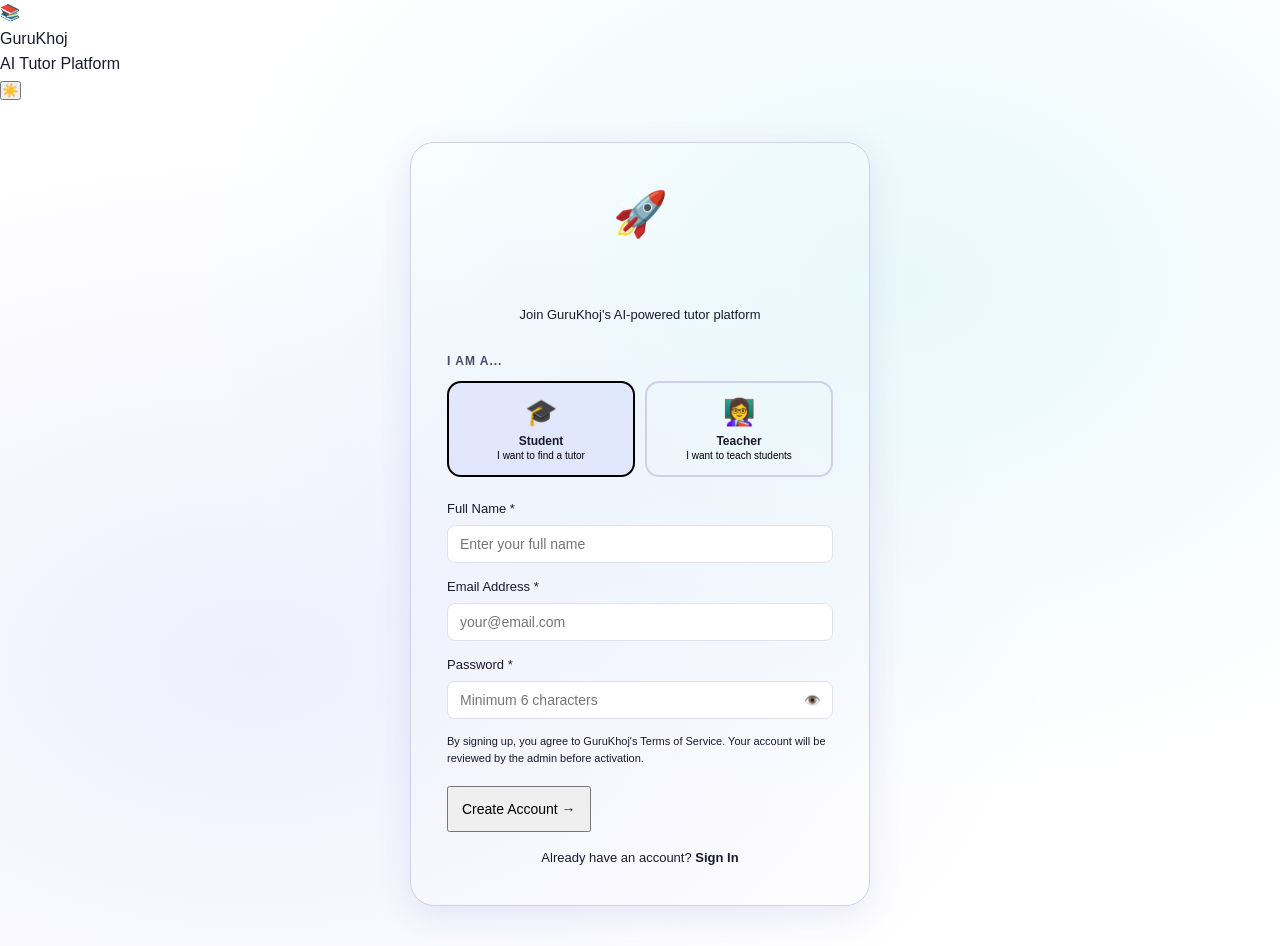
<file: templates/signup.html>
<!DOCTYPE html>
<html lang="en" data-theme="dark">
<head>
<meta charset="UTF-8"><meta name="viewport" content="width=device-width,initial-scale=1.0">
<title>Sign Up – GuruKhoj</title>
<link rel="stylesheet" href="/static/css/style.css">
<style>
body{min-height:100vh;display:flex;flex-direction:column;background:radial-gradient(ellipse at 70% 30%,rgba(6,182,212,0.09) 0%,transparent 55%),radial-gradient(ellipse at 20% 70%,rgba(99,102,241,0.10) 0%,transparent 55%),var(--bg)}
.auth-wrap{flex:1;display:flex;align-items:center;justify-content:center;padding:40px 20px}
.auth-card{width:100%;max-width:460px;background:var(--card2);border:1px solid var(--border2);border-radius:24px;padding:36px;box-shadow:var(--shadow-lg)}
.role-cards{display:grid;grid-template-columns:1fr 1fr;gap:10px;margin-bottom:22px}
.role-card{border:2px solid var(--border2);border-radius:14px;padding:14px;text-align:center;cursor:pointer;transition:.2s;background:none}
.role-card:hover{border-color:var(--border);background:rgba(99,102,241,.05)}
.role-card.selected{border-color:var(--purple);background:rgba(99,102,241,.1)}
.role-card .emoji{font-size:26px;display:block;margin-bottom:6px}
.role-card .label{font-size:12px;font-weight:700;color:var(--text)}
.role-card .desc{font-size:10px;color:var(--muted);margin-top:2px}
</style>
</head>
<body>
<div class="topbar">
  <a href="/" class="brand" style="text-decoration:none">
    <div class="brand-logo">📚</div>
    <div><div class="brand-name">GuruKhoj</div><div class="brand-tag">AI Tutor Platform</div></div>
  </a>
  <button class="theme-toggle" onclick="toggleTheme()"><span id="themeIcon">☀️</span></button>
</div>
<div class="auth-wrap">
  <div class="auth-card">
    <div style="text-align:center;margin-bottom:26px">
      <span style="font-size:44px;display:block;margin-bottom:10px">🚀</span>
      <h1 style="font-family:'Playfair Display',serif;font-size:26px;font-weight:900;background:linear-gradient(135deg,var(--purple-l),var(--cyan));-webkit-background-clip:text;-webkit-text-fill-color:transparent;background-clip:text">Create Your Account</h1>
      <p style="font-size:13px;color:var(--muted);margin-top:4px">Join GuruKhoj's AI-powered tutor platform</p>
    </div>
    <div style="font-size:12px;font-weight:800;color:var(--text2);text-transform:uppercase;letter-spacing:1px;margin-bottom:10px">I am a...</div>
    <div class="role-cards">
      <button class="role-card selected" onclick="selectRole('student',this)">
        <span class="emoji">🎓</span><div class="label">Student</div><div class="desc">I want to find a tutor</div>
      </button>
      <button class="role-card" onclick="selectRole('teacher',this)">
        <span class="emoji">👩‍🏫</span><div class="label">Teacher</div><div class="desc">I want to teach students</div>
      </button>
    </div>
    <input type="hidden" id="role" value="student">
    <div class="form-group"><label>Full Name *</label><input type="text" id="name" placeholder="Enter your full name"></div>
    <div class="form-group"><label>Email Address *</label><input type="email" id="email" placeholder="your@email.com"></div>
    <div class="form-group">
      <label>Password *</label>
      <div style="position:relative">
        <input type="password" id="password" placeholder="Minimum 6 characters" style="padding-right:44px">
        <button onclick="document.getElementById('password').type=document.getElementById('password').type==='password'?'text':'password'" style="position:absolute;right:12px;top:50%;transform:translateY(-50%);background:none;border:none;cursor:pointer;color:var(--muted)">👁️</button>
      </div>
    </div>
    <div style="font-size:11px;color:var(--muted);margin-bottom:18px;line-height:1.6">By signing up, you agree to GuruKhoj's Terms of Service. Your account will be reviewed by the admin before activation.</div>
    <button class="btn btn-purple w-full" style="justify-content:center;font-size:14px;padding:13px" onclick="doSignup()">Create Account →</button>
    <div style="text-align:center;margin-top:16px;font-size:13px;color:var(--muted)">Already have an account? <a href="/login" style="color:var(--purple-l);font-weight:700">Sign In</a></div>
  </div>
</div>
<div id="toast" class="toast"></div>
<script src="/static/js/main.js"></script>
<script>
function selectRole(role,btn){document.querySelectorAll('.role-card').forEach(b=>b.classList.remove('selected'));btn.classList.add('selected');document.getElementById('role').value=role}
async function doSignup(){
  const name=document.getElementById('name').value.trim();
  const email=document.getElementById('email').value.trim();
  const password=document.getElementById('password').value;
  const role=document.getElementById('role').value;
  if(!name||!email||!password){showToast('Please fill all fields','error');return}
  if(password.length<6){showToast('Password must be at least 6 characters','error');return}
  const btn=event.target;btn.textContent='⏳ Creating account...';btn.disabled=true;
  try{
    const r=await fetch('/signup',{method:'POST',headers:{'Content-Type':'application/json'},body:JSON.stringify({name,email,password,role})});
    const d=await r.json();
    if(d.success){showToast('Account created! Redirecting to login...','success');setTimeout(()=>window.location.href='/login',1200)}
    else{showToast(d.error||'Signup failed','error');btn.textContent='Create Account →';btn.disabled=false}
  }catch(e){showToast('Connection error','error');btn.textContent='Create Account →';btn.disabled=false}
}
</script>
</body></html>
</file>
<file: static/css/style.css>
:root {
  --bg: #ffffff; --bg2: #f8f9ff; --bg3: #f0f0f8;
  --text: #1a1a2e; --text2: #4a4a6a; --text-muted: #888;
  --border: #e0e0f0; --border2: #d0d0e8;
  --primary: #534AB7; --primary-dark: #3c3489; --primary-light: #EEEDFE;
  --success: #0C6B3B; --success-light: #E1F5EE;
  --warning: #BA7517; --warning-light: #FAEEDA;
  --danger: #B84A2B; --danger-light: #FAECE7;
  --accent: #534AB7;
  --radius: 10px; --radius-lg: 16px;
  --shadow: 0 2px 12px rgba(83,74,183,0.08);
  --shadow-lg: 0 8px 32px rgba(83,74,183,0.12);
}
[data-theme="dark"] {
  --bg: #0f0f1a; --bg2: #1a1a2e; --bg3: #252540;
  --text: #e8e8f8; --text2: #a0a0c0; --text-muted: #666;
  --border: #2a2a4a; --border2: #333360;
  --primary-light: #1e1a3e; --success-light: #0a1f14;
  --warning-light: #1f150a; --danger-light: #1f0a0a;
}
* { margin:0; padding:0; box-sizing:border-box; }
body { font-family: 'Inter', -apple-system, sans-serif; background:var(--bg); color:var(--text); line-height:1.6; }
a { color:inherit; text-decoration:none; }

/* ── Navbar ── */
.navbar { background:var(--bg); border-bottom:1px solid var(--border); position:sticky; top:0; z-index:100; }
.nav-container { max-width:1200px; margin:0 auto; padding:0 20px; display:flex; align-items:center; height:60px; gap:20px; }
.nav-brand { font-size:20px; font-weight:700; color:var(--text); }
.accent { color:var(--primary); }
.nav-links { display:flex; gap:20px; flex:1; }
.nav-links a { font-size:14px; color:var(--text2); transition:color .2s; }
.nav-links a:hover { color:var(--primary); }
.nav-right { display:flex; align-items:center; gap:10px; }
.nav-name { font-size:13px; color:var(--text2); }
.theme-btn { background:none; border:1px solid var(--border); border-radius:8px; padding:4px 8px; cursor:pointer; font-size:14px; }

/* ── Buttons ── */
.btn-primary { background:var(--primary); color:#fff; border:none; border-radius:var(--radius); padding:10px 20px; cursor:pointer; font-size:14px; font-weight:500; transition:all .2s; display:inline-block; }
.btn-primary:hover { background:var(--primary-dark); transform:translateY(-1px); }
.btn-outline { background:none; color:var(--primary); border:1.5px solid var(--primary); border-radius:var(--radius); padding:9px 18px; cursor:pointer; font-size:14px; font-weight:500; transition:all .2s; display:inline-block; }
.btn-outline:hover { background:var(--primary-light); }
.btn-sm { padding:5px 12px; font-size:12px; border-radius:7px; }
.btn-full { width:100%; text-align:center; margin:4px 0; }
.btn-danger { background:#fee; color:var(--danger); border:1px solid var(--danger); border-radius:7px; padding:4px 10px; cursor:pointer; font-size:12px; }
.btn-whatsapp { background:#25D366; color:#fff; border:none; border-radius:var(--radius); padding:10px 20px; cursor:pointer; font-size:14px; display:block; text-align:center; margin:4px 0; }

/* ── Hero ── */
.hero { max-width:1200px; margin:0 auto; padding:60px 20px; display:grid; grid-template-columns:1fr 1fr; gap:60px; align-items:center; }
.hero-badge { display:inline-block; background:var(--primary-light); color:var(--primary); font-size:12px; font-weight:500; padding:4px 12px; border-radius:20px; margin-bottom:16px; }
.hero h1 { font-size:46px; font-weight:700; line-height:1.15; margin-bottom:16px; }
.hero p { font-size:16px; color:var(--text2); margin-bottom:24px; }
.hero-stats { display:flex; gap:24px; margin-bottom:28px; }
.stat strong { display:block; font-size:22px; font-weight:700; color:var(--primary); }
.stat span { font-size:12px; color:var(--text-muted); }
.hero-btns { display:flex; gap:12px; flex-wrap:wrap; }
.ai-search-box { background:var(--bg2); border:1px solid var(--border); border-radius:var(--radius-lg); padding:24px; }
.ai-search-box h3 { font-size:16px; margin-bottom:4px; }
.ai-search-box p { font-size:12px; color:var(--text-muted); margin-bottom:16px; }
.ai-search-box select, .ai-search-box input { width:100%; margin:5px 0; padding:9px 12px; border:1px solid var(--border); border-radius:8px; background:var(--bg); color:var(--text); font-size:13px; }
.mini-result { display:flex; justify-content:space-between; align-items:center; padding:6px 0; border-bottom:1px solid var(--border); font-size:13px; }
.score-pill { background:var(--primary-light); color:var(--primary); font-size:11px; padding:2px 8px; border-radius:12px; font-weight:600; }

/* ── Sections ── */
.section-title { text-align:center; font-size:28px; font-weight:700; margin-bottom:32px; }
.features-section, .ai-section, .teachers-preview { max-width:1200px; margin:60px auto; padding:0 20px; }
.features-grid { display:grid; grid-template-columns:repeat(3,1fr); gap:20px; }
.feature-card { background:var(--bg2); border:1px solid var(--border); border-radius:var(--radius-lg); padding:24px; }
.feat-icon { font-size:28px; margin-bottom:10px; }
.feature-card h3 { font-size:15px; font-weight:600; margin-bottom:8px; }
.feature-card p { font-size:13px; color:var(--text2); }

/* ── AI Models ── */
.ai-models-grid { display:grid; grid-template-columns:repeat(2,1fr); gap:20px; }
.ai-card { background:var(--bg2); border:1px solid var(--border); border-radius:var(--radius-lg); padding:20px; }
.model-num { width:32px; height:32px; border-radius:50%; color:#fff; display:flex; align-items:center; justify-content:center; font-size:13px; font-weight:700; margin-bottom:10px; }
.ai-card h3 { font-size:14px; font-weight:600; margin-bottom:8px; }
.ai-card p { font-size:12px; color:var(--text2); }
.acc-badge { display:inline-block; margin-top:10px; background:var(--success-light); color:var(--success); font-size:11px; padding:2px 8px; border-radius:12px; font-weight:600; }
.badge-rf { background:var(--success-light); color:var(--success); font-size:11px; padding:2px 8px; border-radius:12px; font-weight:600; }
.model-metrics { display:grid; grid-template-columns:1fr 1fr; gap:8px; margin-top:10px; }
.model-metrics div { font-size:12px; }
.model-metrics label { color:var(--text-muted); display:block; font-size:11px; }
.model-metrics span { font-weight:600; }

/* ── Teacher Cards ── */
.teachers-grid { display:grid; grid-template-columns:repeat(3,1fr); gap:20px; }
.teacher-card { background:var(--bg2); border:1px solid var(--border); border-radius:var(--radius-lg); padding:20px; display:flex; flex-direction:column; gap:10px; }
.tc-avatar { width:50px; height:50px; background:var(--primary); color:#fff; border-radius:50%; display:flex; align-items:center; justify-content:center; font-size:16px; font-weight:700; }
.tc-info { flex:1; }
.tc-info h3 { font-size:14px; font-weight:600; margin-bottom:4px; }
.tc-subjects { font-size:12px; color:var(--primary); }
.tc-area { font-size:12px; color:var(--text-muted); }
.tc-row { display:flex; gap:8px; margin-top:6px; flex-wrap:wrap; }
.tc-rating { background:#fff8e1; color:#f59e0b; font-size:11px; padding:2px 6px; border-radius:8px; font-weight:600; }
.tc-fee { background:var(--success-light); color:var(--success); font-size:11px; padding:2px 6px; border-radius:8px; }
.tc-mode { background:var(--primary-light); color:var(--primary); font-size:11px; padding:2px 6px; border-radius:8px; }

/* ── Our Teachers Page ── */
.page-header { text-align:center; padding:40px 20px 20px; }
.page-header h1 { font-size:32px; font-weight:700; }
.page-header p { color:var(--text2); margin-top:8px; }
.search-bar-section { max-width:1200px; margin:0 auto 20px; padding:0 20px; }
.search-row { display:flex; gap:10px; margin-bottom:10px; }
.search-input { flex:1; padding:10px 16px; border:1.5px solid var(--primary); border-radius:var(--radius); font-size:14px; background:var(--bg); color:var(--text); }
.filter-row { display:flex; gap:10px; flex-wrap:wrap; }
.filter-row select { padding:8px 12px; border:1px solid var(--border); border-radius:8px; background:var(--bg); color:var(--text); font-size:13px; }
.ai-rec-section { max-width:1200px; margin:0 auto 20px; padding:0 20px; }
.ai-panel { background:var(--bg2); border:1px solid var(--border); border-radius:var(--radius-lg); padding:20px; margin-top:10px; }
.ai-panel h3 { margin-bottom:4px; }
.ai-panel p { font-size:13px; color:var(--text-muted); margin-bottom:12px; }
.ai-form { display:flex; gap:10px; flex-wrap:wrap; align-items:flex-end; }
.ai-form select { padding:8px 12px; border:1px solid var(--border); border-radius:8px; background:var(--bg); color:var(--text); font-size:13px; }
.ai-results-grid { display:grid; grid-template-columns:repeat(3,1fr); gap:12px; margin-top:12px; }
.ai-result-card { background:var(--bg); border:1px solid var(--border); border-radius:var(--radius); padding:12px; display:flex; flex-direction:column; gap:6px; font-size:13px; }
.ai-rank { font-size:20px; font-weight:700; color:var(--primary); }
.ai-res-avatar { width:36px; height:36px; background:var(--primary); color:#fff; border-radius:50%; display:flex; align-items:center; justify-content:center; font-size:12px; font-weight:700; }
.rf-info { background:var(--success-light); color:var(--success); padding:8px 12px; border-radius:8px; font-size:12px; margin-bottom:8px; }
.score-bar-wrap { background:var(--border); border-radius:3px; height:6px; margin:4px 0; }
.score-bar-fill { background:var(--primary); border-radius:3px; height:6px; transition:width .6s; }
.results-info { max-width:1200px; margin:0 auto 10px; padding:0 20px; font-size:13px; color:var(--text-muted); }
.teachers-list { max-width:1200px; margin:0 auto; padding:0 20px; display:flex; flex-direction:column; gap:12px; }
.tl-card { background:var(--bg2); border:1px solid var(--border); border-radius:var(--radius-lg); padding:16px; display:flex; gap:16px; align-items:flex-start; transition:box-shadow .2s; }
.tl-card:hover { box-shadow:var(--shadow-lg); }
.tl-left { display:flex; flex-direction:column; align-items:center; gap:6px; }
.tl-avatar { width:48px; height:48px; background:var(--primary); color:#fff; border-radius:50%; display:flex; align-items:center; justify-content:center; font-size:15px; font-weight:700; }
.verified-badge { font-size:10px; white-space:nowrap; }
.tl-body { flex:1; }
.tl-header { display:flex; justify-content:space-between; align-items:center; margin-bottom:4px; }
.tl-header h3 { font-size:15px; font-weight:600; }
.tl-rating { font-size:13px; color:#f59e0b; font-weight:600; }
.review-cnt { font-size:11px; color:var(--text-muted); }
.tl-subjects { font-size:13px; color:var(--primary); margin-bottom:6px; }
.tl-meta { display:flex; gap:12px; font-size:12px; color:var(--text-muted); flex-wrap:wrap; margin-bottom:8px; }
.mode-tag { background:var(--primary-light); color:var(--primary); padding:2px 8px; border-radius:12px; }
.tl-about { font-size:13px; color:var(--text2); }
.tl-right { display:flex; flex-direction:column; align-items:flex-end; gap:8px; min-width:110px; }
.tl-fee { font-size:20px; font-weight:700; color:var(--primary); }
.tl-fee span { font-size:12px; color:var(--text-muted); font-weight:400; }

/* ── Auth ── */
.auth-page { min-height:80vh; display:flex; align-items:center; justify-content:center; padding:40px 20px; }
.auth-card { background:var(--bg2); border:1px solid var(--border); border-radius:var(--radius-lg); padding:36px; width:100%; max-width:420px; }
.auth-logo { font-size:24px; font-weight:700; text-align:center; margin-bottom:16px; }
.auth-card h2 { font-size:22px; text-align:center; margin-bottom:4px; }
.auth-sub { text-align:center; color:var(--text-muted); font-size:13px; margin-bottom:20px; }
.demo-creds { background:var(--primary-light); color:var(--primary); border-radius:8px; padding:10px 14px; font-size:12px; margin-bottom:16px; }
.demo-creds div { margin-top:4px; }
.form-group { margin-bottom:14px; }
.form-group label { display:block; font-size:13px; font-weight:500; margin-bottom:5px; }
.form-group input, .form-group select, .form-group textarea { width:100%; padding:10px 12px; border:1px solid var(--border); border-radius:8px; font-size:14px; background:var(--bg); color:var(--text); }
.auth-footer { text-align:center; font-size:13px; color:var(--text-muted); margin-top:16px; }
.auth-footer a { color:var(--primary); }

/* ── Dashboard ── */
.dashboard-page { max-width:1200px; margin:0 auto; padding:30px 20px; }
.dash-header { margin-bottom:24px; }
.dash-header h1 { font-size:26px; font-weight:700; }
.dash-header p { color:var(--text2); }
.dash-stats { display:grid; grid-template-columns:repeat(4,1fr); gap:16px; margin-bottom:24px; }
.stat-card { background:var(--bg2); border:1px solid var(--border); border-radius:var(--radius-lg); padding:20px; text-align:center; }
.stat-num { font-size:28px; font-weight:700; color:var(--primary); }
.stat-label { font-size:13px; color:var(--text-muted); margin-top:4px; }
.dash-grid { display:grid; grid-template-columns:repeat(3,1fr); gap:16px; margin-bottom:16px; }
.dash-card { background:var(--bg2); border:1px solid var(--border); border-radius:var(--radius-lg); padding:20px; }
.dash-card h3 { font-size:15px; font-weight:600; margin-bottom:14px; }
.full-width { grid-column:1/-1; margin-bottom:16px; }
.details-grid { display:grid; grid-template-columns:1fr 1fr; gap:10px; }
.details-grid div label { font-size:11px; color:var(--text-muted); display:block; }
.details-grid div span { font-size:13px; font-weight:500; }
.teacher-mini { display:flex; gap:12px; align-items:center; }
.mini-avatar { width:42px; height:42px; background:var(--primary); color:#fff; border-radius:50%; display:flex; align-items:center; justify-content:center; font-size:13px; font-weight:700; }
.att-circle-wrap { position:relative; width:100px; height:100px; margin:0 auto 8px; }
.att-circle { width:100px; height:100px; }
.att-pct { position:absolute; top:50%; left:50%; transform:translate(-50%,-50%); font-size:18px; font-weight:700; color:var(--primary); }
.predict-form { display:flex; flex-wrap:wrap; gap:10px; align-items:flex-end; margin-bottom:14px; }
.predict-form select { padding:8px 12px; border:1px solid var(--border); border-radius:8px; background:var(--bg); color:var(--text); font-size:13px; }
.scores-row { display:flex; gap:6px; }
.score-in { width:70px; padding:8px; border:1px solid var(--border); border-radius:8px; font-size:13px; background:var(--bg); color:var(--text); text-align:center; }
.pred-result-box { background:var(--bg); border:1px solid var(--border); border-radius:var(--radius); padding:16px; display:flex; flex-wrap:wrap; gap:20px; align-items:center; }
.pred-main { text-align:center; }
.pred-score { font-size:48px; font-weight:700; color:var(--primary); line-height:1; }
.pred-score span { font-size:18px; color:var(--text-muted); }
.pred-grade { font-size:14px; font-weight:600; margin-top:4px; }
.pred-trend { font-size:13px; color:var(--text2); }
.pred-stats { display:grid; grid-template-columns:1fr 1fr; gap:8px; }
.pred-stats label { font-size:11px; color:var(--text-muted); display:block; }
.pred-stats span { font-size:13px; font-weight:600; }
.pred-forecast { flex-basis:100%; display:flex; gap:8px; flex-wrap:wrap; align-items:center; }
.fore-chip { background:var(--primary-light); color:var(--primary); padding:4px 10px; border-radius:12px; font-size:12px; font-weight:500; }

/* ── Tables ── */
.data-table { width:100%; border-collapse:collapse; font-size:13px; }
.data-table th { background:var(--bg3); padding:10px 12px; text-align:left; font-size:12px; font-weight:600; color:var(--text2); border-bottom:2px solid var(--border); }
.data-table td { padding:10px 12px; border-bottom:1px solid var(--border); }
.data-table tr:hover td { background:var(--bg3); }
.table-wrap { overflow-x:auto; }
.pct-bar { display:flex; align-items:center; gap:6px; }
.pct-fill { height:6px; border-radius:3px; background:var(--primary); }
.grade-badge { padding:2px 8px; border-radius:12px; font-size:11px; font-weight:600; }
.grade-Ap { background:#d4edda; color:#155724; }
.grade-A { background:#cce5ff; color:#004085; }
.grade-Bp { background:#fff3cd; color:#856404; }
.grade-B { background:#ffeeba; color:#856404; }
.grade-C { background:#f8d7da; color:#721c24; }
.status-badge { padding:2px 8px; border-radius:12px; font-size:11px; font-weight:600; }
.status-paid { background:var(--success-light); color:var(--success); }
.status-pending { background:var(--warning-light); color:var(--warning); }

/* ── Profile Page ── */
.profile-page { max-width:1100px; margin:0 auto; padding:30px 20px; }
.profile-top { display:flex; gap:20px; background:var(--bg2); border:1px solid var(--border); border-radius:var(--radius-lg); padding:24px; margin-bottom:20px; align-items:flex-start; flex-wrap:wrap; }
.profile-avatar-big { width:80px; height:80px; background:var(--primary); color:#fff; border-radius:50%; display:flex; align-items:center; justify-content:center; font-size:26px; font-weight:700; flex-shrink:0; }
.profile-info { flex:1; min-width:200px; }
.profile-info h1 { font-size:24px; font-weight:700; margin-bottom:4px; }
.profile-subjects { color:var(--primary); font-size:14px; margin-bottom:8px; }
.profile-meta { display:flex; gap:12px; flex-wrap:wrap; font-size:13px; color:var(--text2); margin-bottom:8px; }
.mode-pill, .verified-pill { background:var(--primary-light); color:var(--primary); padding:2px 8px; border-radius:12px; font-size:12px; }
.big-rating { font-size:20px; font-weight:700; color:#f59e0b; }
.profile-fee-card { background:var(--bg); border:1px solid var(--border); border-radius:var(--radius); padding:20px; min-width:180px; text-align:center; }
.fee-amount { font-size:28px; font-weight:700; color:var(--primary); }
.fee-amount span { font-size:14px; color:var(--text-muted); font-weight:400; }
.fee-sub { font-size:12px; color:var(--success); margin-bottom:12px; }
.profile-body { display:grid; grid-template-columns:1fr 280px; gap:20px; }
.profile-left { display:flex; flex-direction:column; gap:16px; }
.profile-section { background:var(--bg2); border:1px solid var(--border); border-radius:var(--radius-lg); padding:20px; }
.profile-section h3 { font-size:15px; font-weight:600; margin-bottom:12px; }
.subject-tags { display:flex; flex-wrap:wrap; gap:8px; }
.subject-tag { background:var(--primary-light); color:var(--primary); padding:4px 12px; border-radius:12px; font-size:13px; }
.review-card { border-bottom:1px solid var(--border); padding:10px 0; }
.review-header { display:flex; justify-content:space-between; margin-bottom:4px; }
.reviewer { font-size:13px; font-weight:600; }
.review-stars { color:#f59e0b; font-size:13px; }
.review-card p { font-size:13px; color:var(--text2); }
.rating-form { display:flex; flex-direction:column; gap:10px; }
.star-select { display:flex; gap:6px; }
.star-opt { font-size:28px; cursor:pointer; color:#f59e0b; transition:transform .1s; }
.star-opt:hover { transform:scale(1.2); }
.rating-form textarea { padding:8px 12px; border:1px solid var(--border); border-radius:8px; background:var(--bg); color:var(--text); font-size:13px; resize:vertical; }
.profile-right { display:flex; flex-direction:column; gap:16px; }
.sidebar-card { background:var(--bg2); border:1px solid var(--border); border-radius:var(--radius-lg); padding:16px; }
.sidebar-card h3 { font-size:14px; font-weight:600; margin-bottom:10px; }
.score-display { margin-top:8px; font-size:13px; }
.location-info p { font-size:13px; color:var(--text2); margin:4px 0; }

/* ── Admin ── */
.admin-tabs { display:flex; gap:8px; margin-bottom:20px; flex-wrap:wrap; }
.tab-btn { padding:8px 18px; border:1px solid var(--border); border-radius:8px; background:var(--bg2); color:var(--text2); cursor:pointer; font-size:13px; }
.tab-btn.active { background:var(--primary); color:#fff; border-color:var(--primary); }
.tab-content { display:none; }
.tab-content.active { display:block; }
.tab-header { display:flex; justify-content:space-between; align-items:center; margin-bottom:14px; }
.tab-header h3 { font-size:16px; font-weight:600; }
.search-input-sm { padding:6px 12px; border:1px solid var(--border); border-radius:8px; font-size:13px; background:var(--bg); color:var(--text); }
.add-form { background:var(--bg2); border:1px solid var(--border); border-radius:var(--radius-lg); padding:24px; }
.form-row { display:grid; grid-template-columns:1fr 1fr; gap:14px; }
.att-form { display:flex; flex-direction:column; gap:10px; }
.att-form input, .att-form select { padding:8px 12px; border:1px solid var(--border); border-radius:8px; background:var(--bg); color:var(--text); font-size:13px; }
.att-row { display:flex; justify-content:space-between; align-items:center; padding:6px 0; border-bottom:1px solid var(--border); font-size:13px; }
.att-status { padding:4px 8px; border:1px solid var(--border); border-radius:6px; font-size:12px; background:var(--bg); color:var(--text); }
.test-form { display:grid; grid-template-columns:repeat(3,1fr); gap:10px; align-items:end; }
.test-form input, .test-form select, .test-form textarea { padding:8px 12px; border:1px solid var(--border); border-radius:8px; background:var(--bg); color:var(--text); font-size:13px; }

/* ── Chatbot ── */
.chatbot { position:fixed; bottom:20px; right:20px; width:300px; background:var(--bg2); border:1px solid var(--border); border-radius:var(--radius-lg); box-shadow:var(--shadow-lg); z-index:999; }
.chat-head { background:var(--primary); color:#fff; padding:12px 16px; border-radius:var(--radius-lg) var(--radius-lg) 0 0; cursor:pointer; display:flex; justify-content:space-between; font-size:14px; font-weight:600; }
.chat-body { display:flex; flex-direction:column; height:320px; }
.chat-msgs { flex:1; overflow-y:auto; padding:12px; display:flex; flex-direction:column; gap:8px; }
.msg { max-width:85%; padding:8px 12px; border-radius:12px; font-size:13px; }
.msg.bot { background:var(--primary-light); color:var(--primary); align-self:flex-start; border-bottom-left-radius:3px; }
.msg.user { background:var(--primary); color:#fff; align-self:flex-end; border-bottom-right-radius:3px; }
.chat-in { display:flex; border-top:1px solid var(--border); }
.chat-in input { flex:1; padding:10px 12px; border:none; background:transparent; color:var(--text); font-size:13px; outline:none; }
.chat-in button { padding:10px 14px; background:var(--primary); color:#fff; border:none; cursor:pointer; border-radius:0 0 var(--radius-lg) 0; font-size:14px; }

/* ── Alerts ── */
.alert-success { background:var(--success-light); color:var(--success); padding:8px 12px; border-radius:8px; font-size:13px; margin-top:8px; }
.alert-error { background:var(--danger-light); color:var(--danger); padding:8px 12px; border-radius:8px; font-size:13px; margin-top:8px; }
.alert { padding:10px 14px; border-radius:8px; font-size:13px; margin-bottom:12px; }
.alert-error { background:var(--danger-light); color:var(--danger); }
.empty-state { text-align:center; padding:60px 20px; }
.empty-state h2 { font-size:22px; margin-bottom:8px; }
.empty-state p { color:var(--text-muted); margin-bottom:20px; }

/* ── Footer ── */
footer { background:var(--bg2); border-top:1px solid var(--border); padding:20px; text-align:center; font-size:12px; color:var(--text-muted); margin-top:60px; }
footer p { margin:2px 0; }

/* ── Responsive ── */
@media(max-width:768px) {
  .hero { grid-template-columns:1fr; gap:30px; }
  .hero h1 { font-size:30px; }
  .features-grid, .teachers-grid, .ai-models-grid { grid-template-columns:1fr; }
  .dash-stats { grid-template-columns:repeat(2,1fr); }
  .dash-grid { grid-template-columns:1fr; }
  .profile-body { grid-template-columns:1fr; }
  .profile-top { flex-direction:column; }
  .form-row, .test-form { grid-template-columns:1fr; }
  .ai-results-grid { grid-template-columns:1fr; }
  .chatbot { width:280px; right:10px; bottom:10px; }
  .nav-links { display:none; }
}
</file>
